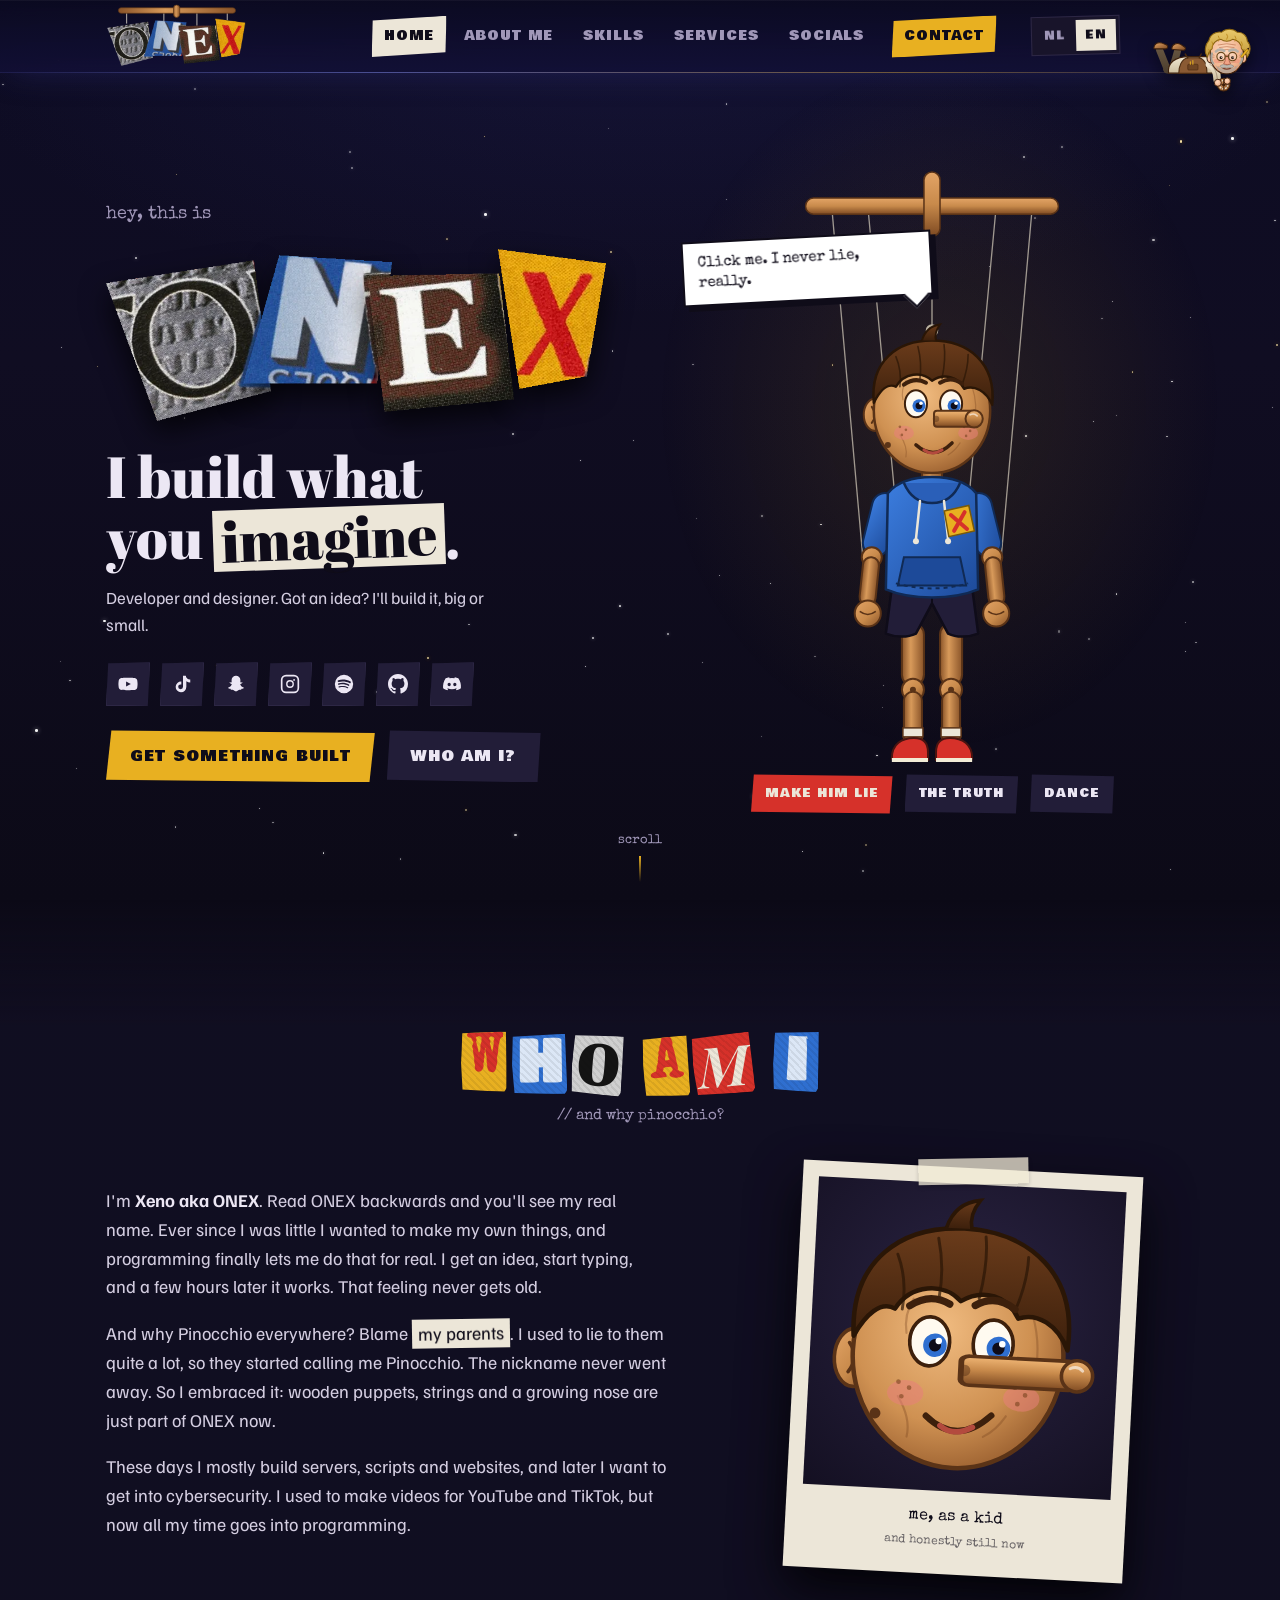
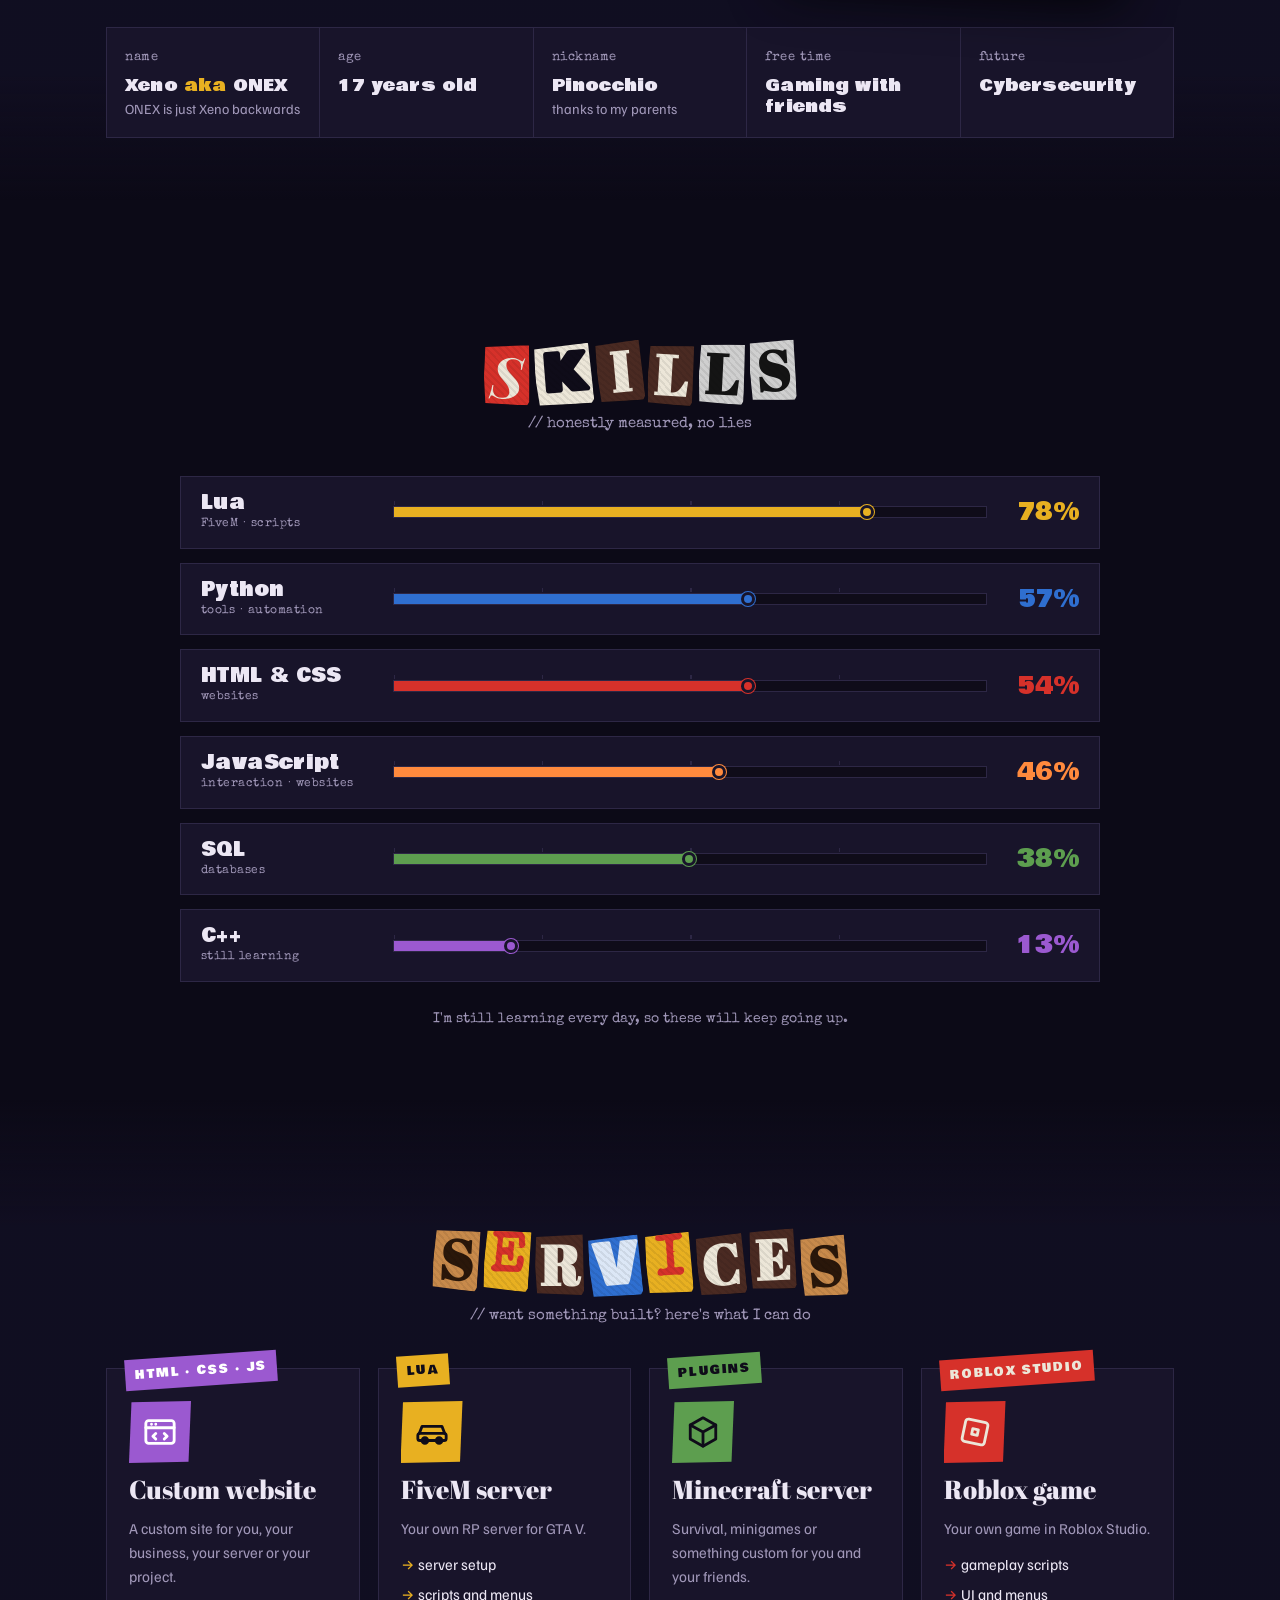
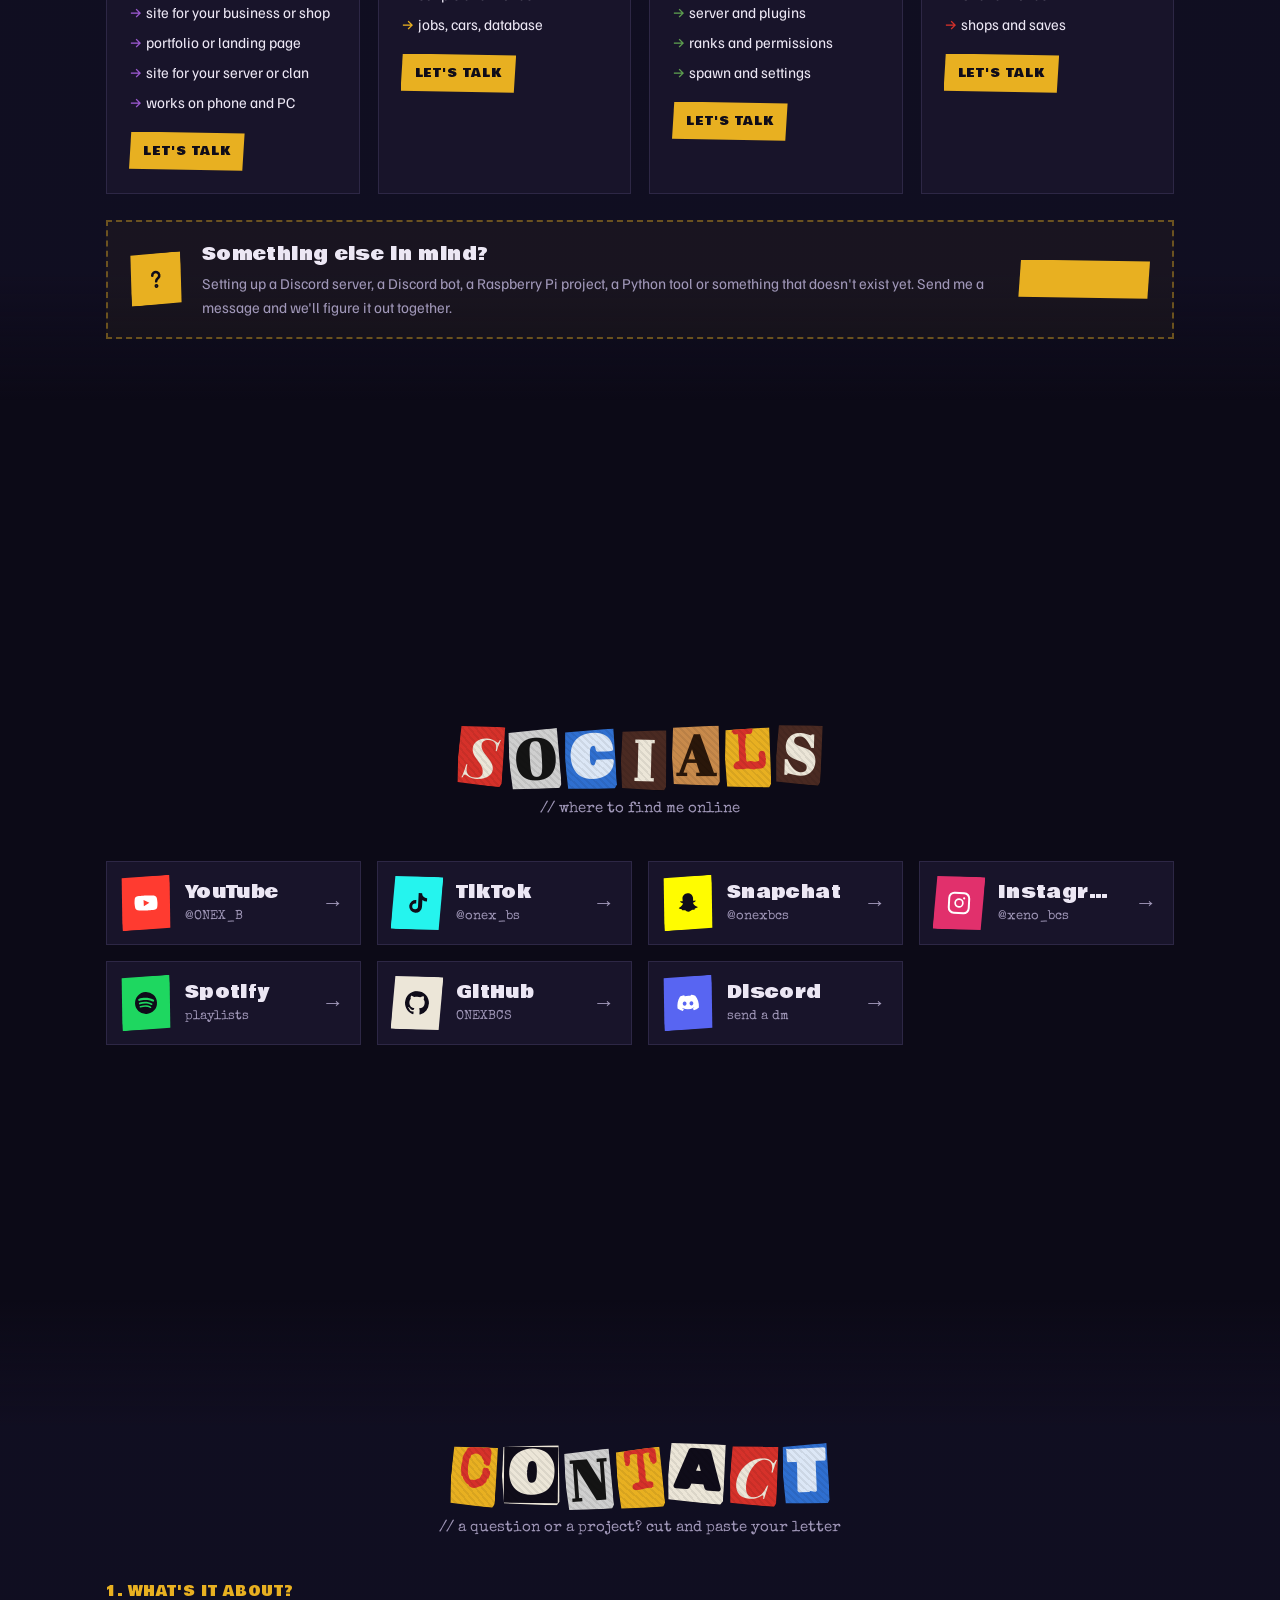
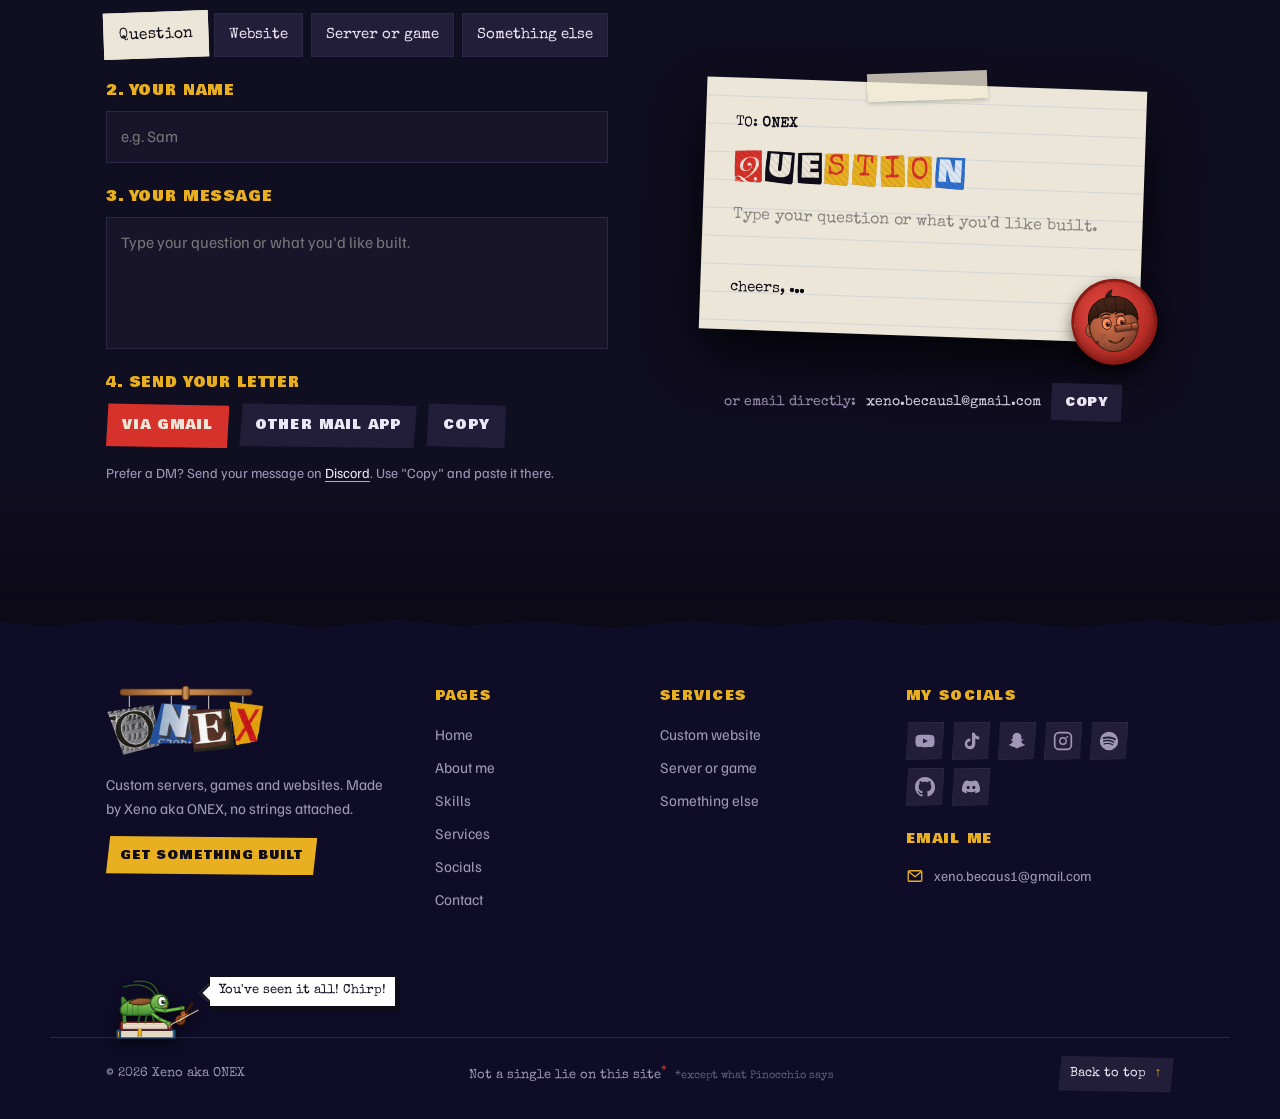
<file: index.html>
<!doctype html>
<html lang="nl">
<head>
<script>if(!matchMedia("(prefers-reduced-motion: reduce)").matches)document.documentElement.classList.add("rig-on")</script>
<meta charset="utf-8">
<meta name="viewport" content="width=device-width, initial-scale=1, viewport-fit=cover">
<meta name="description" content="ONEX: servers, games en websites op maat. FiveM, Minecraft, Roblox en custom websites.">
<link rel="icon" href="favicon.ico" sizes="any">
<link rel="icon" type="image/png" sizes="64x64" href="assets/images/favicon.png">
<link rel="apple-touch-icon" href="assets/images/apple-touch-icon.png">
<meta name="theme-color" content="#0f0c19">
<meta property="og:title" content="ONEX · Pinokkio's werkplaats">
<meta property="og:description" content="Ik bouw wat jij bedenkt. Servers, games en websites op maat.">
<title>ONEX · Pinokkio's werkplaats</title>
<link rel="preconnect" href="https://fonts.googleapis.com">
<link rel="stylesheet" href="https://fonts.googleapis.com/css2?family=Abril+Fatface&family=Bowlby+One&family=Familjen+Grotesk:wght@400;500;700&family=Special+Elite&family=Rubik+Mono+One&family=Playfair+Display:ital,wght@1,900&display=swap">
<link rel="stylesheet" href="assets/css/style.css?v=60">
</head>
<body>


<svg width="0" height="0" style="position:absolute" aria-hidden="true">
  <defs>
    <linearGradient id="gWood" x1="0" y1="0" x2="1" y2="1"><stop offset="0" stop-color="#e3a466"/><stop offset=".55" stop-color="#c88a4b"/><stop offset="1" stop-color="#8a5429"/></linearGradient>
    <radialGradient id="gFace" cx=".42" cy=".38" r=".7"><stop offset="0" stop-color="#f0bb80"/><stop offset=".6" stop-color="#cf9152"/><stop offset="1" stop-color="#93592b"/></radialGradient>
    <linearGradient id="gNose" x1="0" y1="0" x2="0" y2="1"><stop offset="0" stop-color="#f0b675"/><stop offset=".45" stop-color="#c88a4b"/><stop offset="1" stop-color="#7e4a22"/></linearGradient>
    <linearGradient id="gLimb" x1="0" y1="0" x2="1" y2="0"><stop offset="0" stop-color="#8a5429"/><stop offset=".4" stop-color="#d89a5a"/><stop offset="1" stop-color="#8a5429"/></linearGradient>
    <linearGradient id="gHood" x1="0" y1="0" x2="1" y2="1"><stop offset="0" stop-color="#3c7ee0"/><stop offset="1" stop-color="#1d4a99"/></linearGradient>
    <pattern id="gScan" width="4" height="4" patternUnits="userSpaceOnUse"><rect width="4" height="2" fill="#00000030"/></pattern>
    <linearGradient id="gHair" x1="0" y1="0" x2="0" y2="1"><stop offset="0" stop-color="#6b3c1b"/><stop offset="1" stop-color="#3d200c"/></linearGradient>
  </defs>

  <!-- original wooden head, nose controlled by --nose -->
  <symbol id="pHead" viewBox="0 0 320 560" overflow="visible">
    <!-- ear -->
    <ellipse cx="103" cy="128" rx="11" ry="16" fill="url(#gWood)" stroke="#5a3317" stroke-width="2"/>
    <path d="M100 120q6 8 0 16" stroke="#5a3317" stroke-width="2" fill="none" stroke-linecap="round"/>
    <!-- face -->
    <ellipse cx="160" cy="124" rx="58" ry="62" fill="url(#gFace)" stroke="#5a3317" stroke-width="2.5"/>
    <g stroke="#7a4520" stroke-width="1.2" fill="none" opacity=".35" stroke-linecap="round">
      <path d="M128 148q8 12 6 22"/><path d="M200 100q6 18 2 36"/><path d="M134 94q-5 9-3 19"/><path d="M188 156q-5 8-12 12"/>
    </g>
    <!-- carved hair -->
    <path d="M102 116C98 74 126 54 160 54c36 0 64 22 60 64-6-14-18-20-28-16-6-12-20-16-32-8-10-10-28-8-36 6-8-4-16 4-22 16z" fill="url(#gHair)" stroke="#2a1606" stroke-width="2.5" stroke-linejoin="round"/>
    <g stroke="#2a1606" stroke-width="1.6" fill="none" opacity=".7" stroke-linecap="round">
      <path d="M124 70q6 14 4 30"/><path d="M146 60q4 16 2 32"/><path d="M172 58q2 14-2 34"/><path d="M196 68q0 14-6 30"/>
    </g>
    <path d="M150 54q4-14 18-16q-6 8-4 16" fill="url(#gHair)" stroke="#2a1606" stroke-width="2"/>
    <!-- brows -->
    <path d="M132 98q11-8 22-2" stroke="#3d200c" stroke-width="4" fill="none" stroke-linecap="round"/>
    <path d="M168 96q11-7 22 1" stroke="#3d200c" stroke-width="4" fill="none" stroke-linecap="round"/>
    <!-- eyes -->
    <ellipse cx="144" cy="117" rx="11" ry="13.5" fill="#fffaf0" stroke="#3d200c" stroke-width="2"/>
    <ellipse cx="179" cy="117" rx="11" ry="13.5" fill="#fffaf0" stroke="#3d200c" stroke-width="2"/>
    <g class="p-pupil">
      <circle cx="147" cy="119" r="6.5" fill="#2f6fd0"/><circle cx="147" cy="119" r="3.4" fill="#0f0c19"/><circle cx="149" cy="116.5" r="1.8" fill="#fff"/>
      <circle cx="182" cy="119" r="6.5" fill="#2f6fd0"/><circle cx="182" cy="119" r="3.4" fill="#0f0c19"/><circle cx="184" cy="116.5" r="1.8" fill="#fff"/>
    </g>
    <ellipse class="p-lid" cx="144" cy="117" rx="12" ry="14.5" fill="#c88a4b" stroke="#3d200c" stroke-width="2"/>
    <ellipse class="p-lid" cx="179" cy="117" rx="12" ry="14.5" fill="#c88a4b" stroke="#3d200c" stroke-width="2"/>
    <!-- cheeks & freckles -->
    <ellipse cx="132" cy="146" rx="10" ry="7" fill="#e8807a" opacity=".55"/>
    <ellipse cx="196" cy="146" rx="10" ry="7" fill="#e8807a" opacity=".55"/>
    <g fill="#7a4520" opacity=".6"><circle cx="128" cy="140" r="1.3"/><circle cx="134" cy="143" r="1.3"/><circle cx="130" cy="148" r="1.3"/><circle cx="192" cy="140" r="1.3"/><circle cx="198" cy="144" r="1.3"/><circle cx="194" cy="149" r="1.3"/></g>
    <!-- mouth -->
    <path d="M144 158q18 16 36-2" stroke="#3d200c" stroke-width="3.5" fill="none" stroke-linecap="round"/>
    <path d="M152 163q8 6 18 0" stroke="#b34a3e" stroke-width="3" fill="none" stroke-linecap="round"/>
    <!-- wood joint at jaw -->
    <circle cx="116" cy="158" r="3" fill="#5a3317"/>
    <!-- nose -->
    <rect class="p-nose" x="162" y="124" width="40" height="16" rx="3" fill="url(#gNose)" stroke="#5a3317" stroke-width="2"/>
    <g class="p-tip">
      <circle cx="202" cy="132" r="8.6" fill="url(#gNose)" stroke="#5a3317" stroke-width="2"/>
      <path d="M198 128q4-2 7 1" stroke="#fff" stroke-width="1.6" fill="none" opacity=".6" stroke-linecap="round"/>
      <g class="p-leaf"><path d="M200 124q2-14 16-16q-2 14-16 16z" fill="#5d9e4f" stroke="#2e5a24" stroke-width="1.5"/><path d="M201 123l10-10" stroke="#2e5a24" stroke-width="1.2"/></g>
    </g>
    <circle cx="164" cy="132" r="3.2" fill="#5a3317" opacity=".5"/>
  </symbol>

  <symbol id="i-gh" viewBox="0 0 16 16"><path d="M8 0C3.58 0 0 3.58 0 8c0 3.54 2.29 6.53 5.47 7.59.4.07.55-.17.55-.38 0-.19-.01-.82-.01-1.49-2.01.37-2.53-.49-2.69-.94-.09-.23-.48-.94-.82-1.13-.28-.15-.68-.52-.01-.53.63-.01 1.08.58 1.23.82.72 1.21 1.87.87 2.33.66.07-.52.28-.87.51-1.07-1.78-.2-3.64-.89-3.64-3.95 0-.87.31-1.59.82-2.15-.08-.2-.36-1.02.08-2.12 0 0 .67-.21 2.2.82.64-.18 1.32-.27 2-.27.68 0 1.36.09 2 .27 1.53-1.04 2.2-.82 2.2-.82.44 1.1.16 1.92.08 2.12.51.56.82 1.27.82 2.15 0 3.07-1.87 3.75-3.65 3.95.29.25.54.73.54 1.48 0 1.07-.01 1.93-.01 2.2 0 .21.15.46.55.38A8.01 8.01 0 0016 8c0-4.42-3.58-8-8-8z"/></symbol>
  <symbol id="i-yt" viewBox="0 0 24 24"><path d="M23 7.2a3 3 0 00-2.1-2.1C19 4.6 12 4.6 12 4.6s-7 0-8.9.5A3 3 0 001 7.2 31 31 0 00.5 12 31 31 0 001 16.8a3 3 0 002.1 2.1c1.9.5 8.9.5 8.9.5s7 0 8.9-.5a3 3 0 002.1-2.1 31 31 0 00.5-4.8 31 31 0 00-.5-4.8zM9.7 15.1V8.9L15.4 12z"/></symbol>
  <symbol id="i-tt" viewBox="0 0 24 24"><path d="M16.6 2h-3.4v13.4a2.9 2.9 0 11-2.9-2.9c.3 0 .6 0 .9.1V9.1a6.4 6.4 0 106 6.3V8.6a8.1 8.1 0 004.7 1.5V6.7a4.8 4.8 0 01-5.3-4.7z"/></symbol>
  <symbol id="i-sc" viewBox="0 0 24 24"><path d="M12 2.2c2.9 0 5.2 2.2 5.3 5.1l-.1 2.6c.6.3 1.3.1 1.8-.1.5-.2 1 .4.6.9-.5.6-1.5.9-2.2 1.2-.3.1-.4.4-.3.7.8 1.8 2.2 3.1 4 3.6.4.1.5.6.1.8-.8.4-1.7.6-2.6.8-.2.3-.2.9-.5 1.2-.8 0-1.7-.2-2.6.1-1.2.4-2 1.7-3.5 1.7s-2.3-1.3-3.5-1.7c-.9-.3-1.8-.1-2.6-.1-.3-.3-.3-.9-.5-1.2-.9-.2-1.8-.4-2.6-.8-.4-.2-.3-.7.1-.8 1.8-.5 3.2-1.8 4-3.6.1-.3 0-.6-.3-.7-.7-.3-1.7-.6-2.2-1.2-.4-.5.1-1.1.6-.9.5.2 1.2.4 1.8.1l-.1-2.6C6.8 4.4 9.1 2.2 12 2.2z"/></symbol>
  <symbol id="i-sp" viewBox="0 0 24 24"><path d="M12 1a11 11 0 100 22 11 11 0 000-22zm5 15.9a.7.7 0 01-.9.2c-2.6-1.6-5.8-1.9-9.6-1a.7.7 0 11-.3-1.3c4.2-1 7.7-.6 10.6 1.2.3.2.4.6.2.9zm1.3-3a.9.9 0 01-1.2.3c-2.9-1.8-7.4-2.3-10.9-1.3a.9.9 0 11-.5-1.7c4-1.2 9-.6 12.3 1.5.4.2.6.8.3 1.2zm.1-3.1C14.9 8.7 9.2 8.5 5.9 9.5a1.1 1.1 0 11-.6-2.1c3.8-1.2 10.1-.9 14.1 1.4a1.1 1.1 0 11-1 1.9z"/></symbol>
  <symbol id="i-ig" viewBox="0 0 24 24"><path d="M12 7.3a4.7 4.7 0 100 9.4 4.7 4.7 0 000-9.4zm0 7.7a3 3 0 110-6 3 3 0 010 6zm6-7.9a1.1 1.1 0 11-2.2 0 1.1 1.1 0 012.2 0zM16.8 1H7.2A6.2 6.2 0 001 7.2v9.6A6.2 6.2 0 007.2 23h9.6a6.2 6.2 0 006.2-6.2V7.2A6.2 6.2 0 0016.8 1zm4.2 15.8a4.2 4.2 0 01-4.2 4.2H7.2A4.2 4.2 0 013 16.8V7.2A4.2 4.2 0 017.2 3h9.6A4.2 4.2 0 0121 7.2z"/></symbol>
  <symbol id="i-dc" viewBox="0 0 24 24"><path d="M19.6 5.2A17 17 0 0015.4 4l-.5 1a15.7 15.7 0 00-5.8 0l-.5-1a17 17 0 00-4.2 1.2C1.7 9.2 1 13.1 1.3 17a17 17 0 005.2 2.6l1.1-1.8a11 11 0 01-1.7-.8l.4-.3a12 12 0 0011.4 0l.4.3-1.7.8 1.1 1.8a17 17 0 005.2-2.6c.4-4.5-.7-8.4-3.1-11.8zM8.6 14.6c-1 0-1.9-1-1.9-2.1s.8-2.1 1.9-2.1 1.9 1 1.9 2.1-.8 2.1-1.9 2.1zm6.8 0c-1 0-1.9-1-1.9-2.1s.8-2.1 1.9-2.1 1.9 1 1.9 2.1-.8 2.1-1.9 2.1z"/></symbol>
</svg>

<header class="header">
  <div class="wrap">
    <a class="logo" href="#home" aria-label="ONEX home"><svg class="brand" viewBox="0 0 204 90" role="img" aria-label="ONEX">
  <g class="b-swing">
    <g stroke="#e6dfcf" stroke-width="1.3" opacity=".9"><line x1="30" y1="9" x2="30" y2="27"/><line x1="84" y1="9" x2="84" y2="24"/><line x1="132" y1="9" x2="132" y2="30"/><line x1="176" y1="9" x2="176" y2="22"/></g>
    <image preserveAspectRatio="xMidYMid meet" href="assets/images/onex-letters.webp" x="2" y="20" width="200" height="68.3"/>
  </g>
  <g class="b-bar">
    <rect x="18" y="4" width="170" height="8" rx="4" fill="url(#gLimb)" stroke="#5a3317" stroke-width="1"/>
    <rect x="98" y="0" width="9" height="18" rx="4.5" fill="url(#gLimb)" stroke="#5a3317" stroke-width="1"/>
  </g>
</svg></a>
    <input type="checkbox" id="menu" aria-label="Menu openen">
    <label class="burger" for="menu" aria-hidden="true"><span></span><span></span><span></span></label>
    <nav class="nav" aria-label="Hoofdmenu">
      <a href="#home">Home</a>
      <a href="#wie">Wie ben ik</a>
      <a href="#skills">Skills</a>
      <a href="#bouwen">Laten maken</a>
      <a href="#socials">Socials</a>
      <a href="#contact" class="cta">Contact</a>
    </nav>
    <div class="lang" role="group" aria-label="Kies taal"><button type="button" data-lang="nl" aria-pressed="true">NL</button><button type="button" data-lang="en" aria-pressed="false">EN</button></div>
  </div>
  <div class="progress" aria-hidden="true"></div>
</header>

<main>
  <!-- HOME -->
  <section class="hero" id="home">
    <div class="wrap hero-grid">
      <div class="copy">
        <p class="hey">hey, dit is</p>
        <h1 class="letters" aria-label="ONEX"><span class="lt" style="left:0.0%;top:5.98%;width:33.03%;--d:0.0s;--sw:5.2s;--a:2deg;z-index:1"><img src="assets/images/letter-o.webp" alt="" draggable="false"></span><span class="lt" style="left:27.47%;top:3.32%;width:29.85%;--d:0.15s;--sw:4.6s;--a:2.6deg;z-index:2"><img src="assets/images/letter-n.webp" alt="" draggable="false"></span><span class="lt" style="left:52.21%;top:13.95%;width:29.4%;--d:0.3s;--sw:5.8s;--a:1.6deg;z-index:3"><img src="assets/images/letter-e.webp" alt="" draggable="false"></span><span class="lt" style="left:78.32%;top:0.0%;width:21.68%;--d:0.44999999999999996s;--sw:4.9s;--a:2.4deg;z-index:4"><img src="assets/images/letter-x.webp" alt="" draggable="false"></span></h1>
                <h2 class="hero-title">Ik bouw wat jij <em>bedenkt</em>.</h2>
        <p class="sub">Developer en designer. Heb je een idee? Dan maak ik het, groot of klein.</p>
        <div class="icons">
          <a style="--c:#ff3b30;--on:#fff" href="https://www.youtube.com/@ONEX_B" target="_blank" rel="noopener" aria-label="YouTube"><svg class="i"><use href="#i-yt"/></svg></a>
          <a style="--c:#25f4ee;--on:#0f0c19" href="https://www.tiktok.com/@onex_bs" target="_blank" rel="noopener" aria-label="TikTok"><svg class="i"><use href="#i-tt"/></svg></a>
          <a style="--c:#fffc00;--on:#0f0c19" href="https://www.snapchat.com/@onexbcs?share_id=fpzCQ9LOANc&amp;locale=nl-BE" target="_blank" rel="noopener" aria-label="Snapchat"><svg class="i"><use href="#i-sc"/></svg></a>
          <a style="--c:#e1306c;--on:#fff" href="https://www.instagram.com/xeno_bcs" target="_blank" rel="noopener" aria-label="Instagram"><svg class="i"><use href="#i-ig"/></svg></a>
          <a style="--c:#1ed760;--on:#0f0c19" href="https://open.spotify.com/user/xenobecaus" target="_blank" rel="noopener" aria-label="Spotify"><svg class="i"><use href="#i-sp"/></svg></a>
          <a style="--c:#ece6d8;--on:#0f0c19" href="https://github.com/ONEXBCS" target="_blank" rel="noopener" aria-label="GitHub"><svg class="i"><use href="#i-gh"/></svg></a>
          <a style="--c:#5865f2;--on:#fff" href="https://discordapp.com/users/730111801668141116" target="_blank" rel="noopener" aria-label="Discord"><svg class="i"><use href="#i-dc"/></svg></a>
        </div>
        <div class="btns">
          <a class="btn" href="#bouwen">Iets laten maken</a>
          <a class="btn ghost" href="#wie">Wie ben ik?</a>
        </div>
      </div>

      <div class="show">
        <div class="stage">
          <div class="bubble" id="bubble" data-noi18n aria-live="polite">Klik op mij. Ik lieg nooit, echt.</div>
          <div class="rig" id="rig">
          <svg class="puppet" id="puppet" viewBox="0 -118 320 598" role="img" aria-label="Houten marionet, klik om zijn neus te laten groeien">
            <defs><linearGradient id="gBar" x1="0" y1="0" x2="0" y2="1"><stop offset="0" stop-color="#e3a466"/><stop offset=".5" stop-color="#c88a4b"/><stop offset="1" stop-color="#7e4a22"/></linearGradient></defs>
            <g class="all">
              <!-- strings -->
              <g stroke="#d9d1bf" stroke-width="1.3" opacity=".75">
                <line x1="160" y1="-80" x2="160" y2="40"/>
                              </g>
              <circle cx="160" cy="44" r="5" fill="none" stroke="#b8b0a0" stroke-width="2.5"/>
              <g stroke="#d9d1bf" stroke-width="1.3" opacity=".7">
                <line class="str" data-limb="legL" data-px="141" data-py="402" x1="96" y1="-80" x2="141" y2="402"/>
                <line class="str" data-limb="legR" data-px="179" data-py="402" x1="224" y1="-80" x2="179" y2="402"/>
                <line class="str" data-limb="armL" data-px="96" data-py="326" x1="60" y1="-80" x2="96" y2="326"/>
                <line class="str" data-limb="armR" data-px="224" data-py="326" x1="260" y1="-80" x2="224" y2="326"/>
              </g>

              <!-- legs (behind body) -->
              <g class="legL">
                                <rect x="130" y="336" width="22" height="62" rx="11" fill="url(#gLimb)" stroke="#5a3317" stroke-width="2"/>
                <circle cx="141" cy="402" r="11" fill="url(#gWood)" stroke="#5a3317" stroke-width="2"/>
                <circle cx="141" cy="402" r="3" fill="#5a3317"/>
                <rect x="132" y="404" width="18" height="56" rx="9" fill="url(#gLimb)" stroke="#5a3317" stroke-width="2"/>
                <rect x="131" y="440" width="20" height="9" fill="#ece6d8" stroke="#5a3317" stroke-width="1.5"/>
                <path d="M120 470c0-14 10-20 22-20s14 8 14 14v8h-32c-3 0-4-1-4-2z" fill="#d6312a" stroke="#4a1410" stroke-width="2"/>
                <path d="M120 472h36" stroke="#f2ecd6" stroke-width="4"/>
              </g>
              <g class="legR">
                                <rect x="168" y="336" width="22" height="62" rx="11" fill="url(#gLimb)" stroke="#5a3317" stroke-width="2"/>
                <circle cx="179" cy="402" r="11" fill="url(#gWood)" stroke="#5a3317" stroke-width="2"/>
                <circle cx="179" cy="402" r="3" fill="#5a3317"/>
                <rect x="170" y="404" width="18" height="56" rx="9" fill="url(#gLimb)" stroke="#5a3317" stroke-width="2"/>
                <rect x="169" y="440" width="20" height="9" fill="#ece6d8" stroke="#5a3317" stroke-width="1.5"/>
                <path d="M200 470c0-14-10-20-22-20s-14 8-14 14v8h32c3 0 4-1 4-2z" fill="#d6312a" stroke="#4a1410" stroke-width="2"/>
                <path d="M164 472h36" stroke="#f2ecd6" stroke-width="4"/>
              </g>

              <!-- shorts -->
              <path d="M120 300h80l6 46c-10 4-22 4-30 0l-16-30-16 30c-8 4-20 4-30 0z" fill="#221d38" stroke="#0f0c19" stroke-width="2.5" stroke-linejoin="round"/>
              <path d="M160 304v12" stroke="#0f0c19" stroke-width="2"/>

              <!-- arms (behind hoodie) -->
              <g class="armL">
                                <rect x="102" y="206" width="26" height="64" rx="13" transform="rotate(14 114 212)" fill="url(#gHood)" stroke="#102a55" stroke-width="2"/>
                <circle cx="100" cy="270" r="10" fill="url(#gWood)" stroke="#5a3317" stroke-width="2"/>
                <rect x="92" y="270" width="16" height="48" rx="8" transform="rotate(6 100 270)" fill="url(#gLimb)" stroke="#5a3317" stroke-width="2"/>
                <circle cx="96" cy="326" r="13" fill="url(#gWood)" stroke="#5a3317" stroke-width="2"/>
                <path d="M88 324q8 6 16 0" stroke="#5a3317" stroke-width="1.6" fill="none"/>
              </g>
              <g class="armR">
                                <rect x="192" y="206" width="26" height="64" rx="13" transform="rotate(-14 206 212)" fill="url(#gHood)" stroke="#102a55" stroke-width="2"/>
                <circle cx="220" cy="270" r="10" fill="url(#gWood)" stroke="#5a3317" stroke-width="2"/>
                <rect x="212" y="270" width="16" height="48" rx="8" transform="rotate(-6 220 270)" fill="url(#gLimb)" stroke="#5a3317" stroke-width="2"/>
                <circle cx="224" cy="326" r="13" fill="url(#gWood)" stroke="#5a3317" stroke-width="2"/>
                <path d="M216 324q8 6 16 0" stroke="#5a3317" stroke-width="1.6" fill="none"/>
              </g>

              <!-- neck -->
              <rect x="150" y="178" width="20" height="26" rx="4" fill="url(#gLimb)" stroke="#5a3317" stroke-width="2"/>

              <!-- hoodie -->
              <path d="M116 206c10-12 26-16 44-16s34 4 44 16l2 96c-14 6-30 8-46 8s-32-2-46-8z" fill="url(#gHood)" stroke="#102a55" stroke-width="2.5" stroke-linejoin="round"/>
              <path d="M132 196c6 14 16 20 28 20s22-6 28-20" fill="#2a5fb8" stroke="#102a55" stroke-width="2.5"/>
              <path d="M148 214l-4 38M172 214l4 38" stroke="#ece6d8" stroke-width="2.5" stroke-linecap="round"/>
              <circle cx="144" cy="254" r="3" fill="#ece6d8"/><circle cx="176" cy="254" r="3" fill="#ece6d8"/>
              <path d="M132 270h56l6 28h-68z" fill="#1d4a99" stroke="#102a55" stroke-width="2"/>
              <!-- ransom X patch -->
              <g transform="rotate(-8 186 236)">
                <path d="M174 222l25 -2 2 26-26 2z" fill="#e8b021" stroke="#7a5a08" stroke-width="1.5"/>
                <path d="M180 227l14 16M194 226l-13 17" stroke="#d6312a" stroke-width="4" stroke-linecap="round"/>
              </g>
              <path d="M124 296q36 10 72 0" stroke="#102a55" stroke-width="2" fill="none" stroke-dasharray="4 4"/>

              <!-- head -->
              <use href="#pHead" width="320" height="560"/>
            </g>
            <g class="bar">
              <rect x="34" y="-88" width="252" height="16" rx="8" fill="url(#gBar)" stroke="#5a3317" stroke-width="1.5"/>
              <rect x="152" y="-114" width="16" height="64" rx="8" fill="url(#gBar)" stroke="#5a3317" stroke-width="1.5"/>
            </g>
          </svg>
          </div>
        </div>
        <div class="btns">
          <button class="btn red sm" id="lie">Laat hem liegen</button>
          <button class="btn ghost sm" id="truth">De waarheid</button>
          <button class="btn ghost sm" id="dance">Dansen</button>
        </div>
      </div>
    </div>
    <a class="scroll" href="#wie"><span>scroll</span><i></i></a>
  </section>

  <!-- WIE BEN IK -->
  <section class="alt" id="wie">
    <div class="wrap">
      <div class="sec-head"><h2 class="ransom" data-word="WIE BEN IK" data-seed="7" aria-label="Wie ben ik"></h2><p>// en waarom pinokkio?</p></div>
      <div class="about">
        <div>
          <p>Ik ben <strong>Xeno aka ONEX</strong>. Lees ONEX maar eens achterstevoren, dan zie je mijn echte naam. Van kleins af aan wilde ik al mijn eigen dingen maken, en met programmeren kan dat eindelijk echt. Ik krijg een idee, begin te typen en een paar uur later werkt het. Dat gevoel blijft gewoon leuk.</p>
          <p>En waarom overal Pinokkio? Dat is de schuld van <span class="mark">mijn ouders</span>. Vroeger loog ik nogal vaak tegen hen, dus begonnen ze me Pinokkio te noemen. Die bijnaam is nooit meer weggegaan. Dan maar omarmen: houten poppen, touwtjes en een neus die groeit horen nu gewoon bij ONEX.</p>
          <p>Nu bouw ik vooral servers, scripts en websites, en later wil ik de cybersecurity in. Vroeger maakte ik ook video's voor YouTube en TikTok, maar nu gaat al mijn tijd naar programmeren.</p>
        </div>
        <div class="polaroid">
          <i class="tape"></i>
          <div class="pic"><svg viewBox="88 36 150 156" aria-hidden="true"><use href="#pHead" width="320" height="560"/></svg></div>
          <p>ik, vroeger<small>en nu eigenlijk nog steeds</small></p>
        </div>
      </div>

      <div class="qa">
        <div class="q"><span class="qq">naam</span><p>Xeno <span class="y">aka</span> ONEX<small>ONEX is gewoon Xeno achterstevoren</small></p></div>
        <div class="q"><span class="qq">leeftijd</span><p><span id="age">17</span> jaar<small class="bday" id="bday" hidden>en vandaag jarig!</small></p></div>
        <div class="q"><span class="qq">bijnaam</span><p>Pinokkio<small>dankzij mijn ouders</small></p></div>
        <div class="q"><span class="qq">vrije tijd</span><p>Gamen met vrienden</p></div>
        <div class="q"><span class="qq">later</span><p>Cybersecurity</p></div>
      </div>
    </div>
  </section>

  <!-- SKILLS -->
  <section id="skills">
    <div class="wrap">
      <div class="sec-head"><h2 class="ransom" data-word="SKILLS" data-seed="13" aria-label="Skills"></h2><p>// eerlijk gemeten, zonder te liegen</p></div>
      <div class="skills">
        <div class="skill" style="--p:80;--c:#e8b021"><div class="lbl">Lua<small>FiveM · scripts</small></div><div class="ruler" role="img" aria-label="Lua 80 procent"><div class="fill"></div></div><div class="pct" data-to="80">0%</div></div><div class="skill" style="--p:60;--c:#2f6fd0"><div class="lbl">Python<small>tools · automatisatie</small></div><div class="ruler" role="img" aria-label="Python 60 procent"><div class="fill"></div></div><div class="pct" data-to="60">0%</div></div><div class="skill" style="--p:60;--c:#d6312a"><div class="lbl">HTML &amp; CSS<small>websites</small></div><div class="ruler" role="img" aria-label="HTML en CSS 60 procent"><div class="fill"></div></div><div class="pct" data-to="60">0%</div></div><div class="skill" style="--p:55;--c:#ff8a3d"><div class="lbl">JavaScript<small>interactie · websites</small></div><div class="ruler" role="img" aria-label="JavaScript 55 procent"><div class="fill"></div></div><div class="pct" data-to="55">0%</div></div><div class="skill" style="--p:50;--c:#5d9e4f"><div class="lbl">SQL<small>databases</small></div><div class="ruler" role="img" aria-label="SQL 50 procent"><div class="fill"></div></div><div class="pct" data-to="50">0%</div></div><div class="skill" style="--p:20;--c:#9b59d0"><div class="lbl">C++<small>nog aan het leren</small></div><div class="ruler" role="img" aria-label="C++ 20 procent"><div class="fill"></div></div><div class="pct" data-to="20">0%</div></div>
      </div>
      <p class="skill-note">Ik leer nog elke dag bij, dus dit gaat nog omhoog.</p>
    </div>
  </section>

  <!-- LATEN MAKEN -->
  <section class="alt" id="bouwen">
    <div class="wrap">
      <div class="sec-head"><h2 class="ransom" data-word="LATEN MAKEN" data-seed="17" aria-label="Laten maken"></h2><p>// wil je iets laten bouwen? dit kan ik voor je doen</p></div>
      <div class="services">
        <div class="svc" style="--c:#9b59d0;--on:#fff">
          <span class="tag">HTML · CSS · JS</span>
          <div class="ic"><svg viewBox="0 0 24 24"><rect x="2" y="4" width="20" height="16" rx="2"/><path d="M2 9h20M6 6.5h.01M9 6.5h.01"/><path d="M9 13l-2 2 2 2M15 13l2 2-2 2"/></svg></div>
          <h3>Custom website</h3>
          <p>Een site op maat voor jou, je bedrijf, je server of je project.</p>
          <ul><li>site voor je bedrijf of zaak</li><li>portfolio of landingspagina</li><li>site voor je server of clan</li><li>werkt op gsm en pc</li></ul>
          <a class="btn sm" href="#contact" data-pick="Custom website">Bespreken</a>
        </div>
        <div class="svc" style="--c:#e8b021;--on:#0f0c19">
          <span class="tag">LUA</span>
          <div class="ic"><svg viewBox="0 0 24 24"><path d="M3 13l2-5h14l2 5"/><rect x="2" y="13" width="20" height="5" rx="1.5"/><circle cx="7" cy="18" r="2"/><circle cx="17" cy="18" r="2"/></svg></div>
          <h3>FiveM server</h3>
          <p>Je eigen RP server voor GTA V.</p>
          <ul><li>server opzetten</li><li>scripts en menu's</li><li>jobs, auto's, database</li></ul>
          <a class="btn sm" href="#contact" data-pick="Server of game">Bespreken</a>
        </div>
        <div class="svc" style="--c:#5d9e4f;--on:#0f0c19">
          <span class="tag">PLUGINS</span>
          <div class="ic"><svg viewBox="0 0 24 24"><path d="M12 2l9 5v10l-9 5-9-5V7z"/><path d="M12 22V12M21 7l-9 5-9-5"/></svg></div>
          <h3>Minecraft server</h3>
          <p>Survival, minigames of iets eigen voor jou en je vrienden.</p>
          <ul><li>server en plugins</li><li>ranks en permissies</li><li>spawn en instellingen</li></ul>
          <a class="btn sm" href="#contact" data-pick="Server of game">Bespreken</a>
        </div>
        <div class="svc" style="--c:#d6312a;--on:#ece6d8">
          <span class="tag">ROBLOX STUDIO</span>
          <div class="ic"><svg viewBox="0 0 24 24"><rect x="4" y="4" width="16" height="16" rx="2" transform="rotate(12 12 12)"/><rect x="10" y="10" width="4" height="4" transform="rotate(12 12 12)"/></svg></div>
          <h3>Roblox game</h3>
          <p>Een eigen game in Roblox Studio.</p>
          <ul><li>gameplay scripts</li><li>UI en menu's</li><li>shops en saves</li></ul>
          <a class="btn sm" href="#contact" data-pick="Server of game">Bespreken</a>
        </div>
        <div class="other">
          <div class="ic"><svg viewBox="0 0 24 24"><path d="M9 9a3 3 0 115 2.2c-1 .7-2 1.3-2 2.8"/><circle cx="12" cy="18" r=".6" fill="currentColor"/></svg></div>
          <div><h3>Iets anders in gedachten?</h3><p>Een Discord server opzetten, een Discord bot, een Raspberry Pi project, een Python tool of iets wat nog niet bestaat. Stuur een berichtje, dan bekijken we samen wat kan.</p></div>
          <a class="btn sm" href="#contact" data-pick="Iets anders">Contacteer me</a>
        </div>
      </div>
    </div>
  </section>

  <!-- SOCIALS -->
  <section id="socials">
    <div class="wrap">
      <div class="sec-head"><h2 class="ransom" data-word="SOCIALS" data-seed="11" aria-label="Socials"></h2><p>// hier vind je me online</p></div>
      <div class="socials">
        <a class="soc" style="--c:#ff3b30;--on:#fff" href="https://www.youtube.com/@ONEX_B" target="_blank" rel="noopener"><span class="badge"><svg class="i"><use href="#i-yt"/></svg></span><span><span class="name">YouTube</span><span class="handle">@ONEX_B</span></span><span class="arrow">→</span></a>
        <a class="soc" style="--c:#25f4ee;--on:#0f0c19" href="https://www.tiktok.com/@onex_bs" target="_blank" rel="noopener"><span class="badge"><svg class="i"><use href="#i-tt"/></svg></span><span><span class="name">TikTok</span><span class="handle">@onex_bs</span></span><span class="arrow">→</span></a>
        <a class="soc" style="--c:#fffc00;--on:#0f0c19" href="https://www.snapchat.com/@onexbcs?share_id=fpzCQ9LOANc&amp;locale=nl-BE" target="_blank" rel="noopener"><span class="badge"><svg class="i"><use href="#i-sc"/></svg></span><span><span class="name">Snapchat</span><span class="handle">@onexbcs</span></span><span class="arrow">→</span></a>
        <a class="soc" style="--c:#e1306c;--on:#fff" href="https://www.instagram.com/xeno_bcs" target="_blank" rel="noopener"><span class="badge"><svg class="i"><use href="#i-ig"/></svg></span><span><span class="name">Instagram</span><span class="handle">@xeno_bcs</span></span><span class="arrow">→</span></a>
        <a class="soc" style="--c:#1ed760;--on:#0f0c19" href="https://open.spotify.com/user/xenobecaus" target="_blank" rel="noopener"><span class="badge"><svg class="i"><use href="#i-sp"/></svg></span><span><span class="name">Spotify</span><span class="handle">playlists</span></span><span class="arrow">→</span></a>
        <a class="soc" style="--c:#ece6d8;--on:#0f0c19" href="https://github.com/ONEXBCS" target="_blank" rel="noopener"><span class="badge"><svg class="i"><use href="#i-gh"/></svg></span><span><span class="name">GitHub</span><span class="handle">ONEXBCS</span></span><span class="arrow">→</span></a>
        <a class="soc" style="--c:#5865f2;--on:#fff" href="https://discordapp.com/users/730111801668141116" target="_blank" rel="noopener"><span class="badge"><svg class="i"><use href="#i-dc"/></svg></span><span><span class="name">Discord</span><span class="handle">stuur een dm</span></span><span class="arrow">→</span></a>
      </div>
    </div>
  </section>

  <!-- CONTACT -->
  <section class="alt" id="contact">
    <div class="wrap">
      <div class="sec-head"><h2 class="ransom" data-word="CONTACT" data-seed="5" aria-label="Contact"></h2><p>// een vraag of iets laten maken? knip je brief in elkaar</p></div>
      <div class="letter-grid">
        <form class="maker" id="maker" autocomplete="off">
          <fieldset>
            <legend>1. Waarover gaat het?</legend>
            <div class="picks" role="radiogroup">
              <label><input type="radio" name="what" value="Vraag" checked><span>Vraag</span></label>
              <label><input type="radio" name="what" value="Custom website"><span>Website</span></label>
              <label><input type="radio" name="what" value="Server of game"><span>Server of game</span></label>
              <label><input type="radio" name="what" value="Iets anders"><span>Iets anders</span></label>
            </div>
          </fieldset>
          <label class="field"><span>2. Je naam</span><input id="f-name" type="text" maxlength="40" placeholder="bv. Sam"></label>
          <label class="field"><span>3. Je bericht</span><textarea id="f-msg" rows="4" placeholder="Typ hier je vraag of wat je wilt laten maken."></textarea></label>
          <div class="send">
            <span class="send-label">4. Verstuur je brief</span>
            <div class="send-row">
              <a class="btn red" id="gmailbtn" href="https://mail.google.com/mail/?view=cm&amp;fs=1&amp;to=xeno.becaus1@gmail.com" target="_blank" rel="noopener">Via Gmail</a>
              <a class="btn ghost" id="mailbtn" href="mailto:xeno.becaus1@gmail.com" target="_blank" rel="noopener">Andere mail-app</a>
              <button type="button" class="btn ghost" id="copymsg">Kopieer</button>
            </div>
            <p class="send-alt">Liever een DM? Stuur je bericht op <a href="https://discordapp.com/users/730111801668141116" target="_blank" rel="noopener">Discord</a>. Gebruik "Kopieer" en plak het daar.</p>
          </div>
          <p class="status" id="status" data-noi18n aria-live="polite"></p>
        </form>

        <div class="note-wrap" aria-live="polite">
          <div class="note" id="note">
            <i class="tape"></i>
            <div class="note-to">AAN: <b>ONEX</b></div>
            <div class="ransom note-title" id="n-title"></div>
            <p class="note-msg" id="n-msg" data-noi18n>Typ hier je vraag of wat je wilt laten maken.</p>
            <div class="note-from">groetjes, <b id="n-name" data-noi18n>...</b></div>
            <div class="seal" aria-hidden="true">
              <svg viewBox="88 40 150 150"><use href="#pHead" width="320" height="560"/></svg>
            </div>
          </div>
          <div class="direct">of mail rechtstreeks: <span id="email">xeno.becaus1@gmail.com</span> <button class="btn sm ghost" id="copy">Kopieer</button></div>
        </div>
      </div>
    </div>
  </section>
</main>

<footer class="foot">
  <div class="wrap foot-top">
    <div class="foot-brand">
      <a class="logo" href="#home" aria-label="Terug naar home"><svg class="brand" viewBox="0 0 204 90" aria-hidden="true">
  <g class="b-swing">
    <g stroke="#e6dfcf" stroke-width="1.3" opacity=".9"><line x1="30" y1="9" x2="30" y2="27"/><line x1="84" y1="9" x2="84" y2="24"/><line x1="132" y1="9" x2="132" y2="30"/><line x1="176" y1="9" x2="176" y2="22"/></g>
    <image preserveAspectRatio="xMidYMid meet" href="assets/images/onex-letters.webp" x="2" y="20" width="200" height="68.3"/>
  </g>
  <g class="b-bar">
    <rect x="18" y="4" width="170" height="8" rx="4" fill="url(#gLimb)" stroke="#5a3317" stroke-width="1"/>
    <rect x="98" y="0" width="9" height="18" rx="4.5" fill="url(#gLimb)" stroke="#5a3317" stroke-width="1"/>
  </g>
</svg></a>
      <p>Servers, games en websites op maat. Gemaakt door Xeno aka ONEX, zonder touwtjes.</p>
      <a class="btn sm" href="#contact">Iets laten maken</a>
    </div>
    <nav class="foot-col" aria-label="Footer">
      <h4>Pagina's</h4>
      <a href="#home">Home</a><a href="#wie">Wie ben ik</a><a href="#skills">Skills</a><a href="#bouwen">Laten maken</a><a href="#socials">Socials</a><a href="#contact">Contact</a>
    </nav>
    <div class="foot-col">
      <h4>Laten maken</h4>
      <a href="#contact" data-pick="Custom website">Custom website</a><a href="#contact" data-pick="Server of game">Server of game</a><a href="#contact" data-pick="Iets anders">Iets anders</a>
    </div>
    <div class="foot-col">
      <h4>Mijn socials</h4>
      <div class="icons foot-icons">
          <a style="--c:#ff3b30;--on:#fff" href="https://www.youtube.com/@ONEX_B" target="_blank" rel="noopener" aria-label="YouTube"><svg class="i"><use href="#i-yt"/></svg></a>
          <a style="--c:#25f4ee;--on:#0f0c19" href="https://www.tiktok.com/@onex_bs" target="_blank" rel="noopener" aria-label="TikTok"><svg class="i"><use href="#i-tt"/></svg></a>
          <a style="--c:#fffc00;--on:#0f0c19" href="https://www.snapchat.com/@onexbcs?share_id=fpzCQ9LOANc&amp;locale=nl-BE" target="_blank" rel="noopener" aria-label="Snapchat"><svg class="i"><use href="#i-sc"/></svg></a>
          <a style="--c:#e1306c;--on:#fff" href="https://www.instagram.com/xeno_bcs" target="_blank" rel="noopener" aria-label="Instagram"><svg class="i"><use href="#i-ig"/></svg></a>
          <a style="--c:#1ed760;--on:#0f0c19" href="https://open.spotify.com/user/xenobecaus" target="_blank" rel="noopener" aria-label="Spotify"><svg class="i"><use href="#i-sp"/></svg></a>
          <a style="--c:#ece6d8;--on:#0f0c19" href="https://github.com/ONEXBCS" target="_blank" rel="noopener" aria-label="GitHub"><svg class="i"><use href="#i-gh"/></svg></a>
          <a style="--c:#5865f2;--on:#fff" href="https://discordapp.com/users/730111801668141116" target="_blank" rel="noopener" aria-label="Discord"><svg class="i"><use href="#i-dc"/></svg></a>
        </div>
      <h4 class="foot-h2">Mail mij</h4>
      <button type="button" class="foot-mail" id="footmail" title="Klik om te kopiëren"><svg viewBox="0 0 24 24" aria-hidden="true"><rect x="3" y="5" width="18" height="14" rx="1.5"/><path d="M3.5 6l8.5 7 8.5-7"/></svg><span>xeno.becaus1@gmail.com</span></button>
    </div>
  </div>
  <div class="wrap visits-row">
    <div class="visits" id="visits" aria-live="polite">
      <span class="v-label">al bezocht door</span>
      <span class="v-digits" id="v-digits" data-noi18n><i>-</i><i>-</i><i>-</i><i>-</i></span>
      <span class="v-label">mensen</span>
    </div>
  </div>
  <div class="wrap foot-bottom">
    <span>© <span id="yr">2026</span> Xeno aka ONEX</span>
    <span class="lie">Geen enkele leugen op deze site<sup>*</sup> <small>*behalve wat Pinokkio zegt</small></span>
    <a class="up" href="#home">Naar boven <i aria-hidden="true">↑</i></a>
  </div>
</footer>

<!-- bezoekers tellen (GoatCounter, geen cookies, geen IP-opslag) -->
<script>
  /* tel elke browser maar één keer, en altijd als "/" (zonder ?v=… of #…) */
  window.goatcounter={no_onload:true,path:function(){return "/"}};
</script>
<script data-goatcounter="https://onexbcs.goatcounter.com/count" async src="//gc.zgo.at/count.js"></script>
<script src="assets/js/i18n.js?v=60"></script>
<script src="assets/js/main.js?v=60"></script>
<script src="assets/js/companion.js?v=60"></script>
<script src="assets/js/cricket.js?v=60"></script>

</body>
</html>
</file>
<file: assets/css/style.css>
/* ONEX — stylesheet */

/* reset */
*,*::before,*::after{box-sizing:border-box}:root{padding-top:env(safe-area-inset-top,0px);padding-bottom:env(safe-area-inset-bottom,0px)}body{margin:0}img{max-width:100%}[hidden]{display:none!important}

/* Layout: every section fills one screen. Home = ONEX cut-out letters + text left, a hand-drawn wooden marionette on strings right (click him, his nose grows).
   Theme: wood, strings, cut paper on night ink. Skills are noses. Single dark look by choice. */
:root{
  --ink:#0f0c19;
  --ink-2:#18142a;
  --ink-3:#221d38;
  --line:#2d2745;
  --paper:#ece6d8;
  --text:#ece7f4;
  --muted:#a097b8;
  --red:#d6312a;
  --yolk:#e8b021;
  --cobalt:#2f6fd0;
  --wood:#c88a4b;
  --wood-2:#8a5429;
  --wood-3:#5a3317;
  --cheek:#e8807a;
  --f-display:"Abril Fatface", "Bodoni 72", Didot, Georgia, serif;
  --f-block:"Bowlby One", "Arial Black", Impact, sans-serif;
  --f-body:"Familjen Grotesk", "Helvetica Neue", Arial, sans-serif;
  --f-type:"Special Elite", "Courier New", Courier, monospace;
  --head:72px;
  --woodgrain:repeating-linear-gradient(92deg,#0000 0 7px,#0000001a 7px 8px,#0000 8px 15px,#ffffff12 15px 16px),linear-gradient(180deg,var(--wood),var(--wood-2));
  color-scheme:dark;
}
*{box-sizing:border-box}
html{scroll-behavior:smooth;scroll-padding-top:0}
html{color:var(--text);
  background:radial-gradient(ellipse 80% 50% at 50% 0%,#2a2a6e44,transparent 70%),linear-gradient(180deg,#0d0c24 0%,#100d22 40%,#0c0a17 100%);
  background-attachment:fixed;background-color:#0c0a17}
body{color:var(--text);background:transparent}
body{font-family:var(--f-body);font-size:17px;line-height:1.6;margin:0;overflow-x:hidden;
  /* night sky lives on <html>; stars are made in main.js */
  background:transparent}
.sky{position:fixed;inset:0;pointer-events:none;overflow:hidden;z-index:-1}
.sky .st{position:absolute;width:var(--s);height:var(--s);border-radius:50%;background:#fff;opacity:var(--o);box-shadow:0 0 calc(var(--s) * 2) #ffffffaa;animation:twinkle var(--dur) ease-in-out infinite;animation-delay:var(--dl)}
.sky .st.y{background:#ffe9a8;box-shadow:0 0 calc(var(--s) * 2) #e8b02199}
@keyframes twinkle{0%,100%{opacity:var(--o);transform:scale(1)}50%{opacity:calc(var(--o) * .25);transform:scale(.7)}}
.sky .shoot{position:absolute;width:110px;height:1.6px;border-radius:2px;background:linear-gradient(90deg,transparent,#fff 70%,#fff);opacity:0;transform:rotate(-24deg)}
.sky .shoot.go{animation:shoot 1.1s ease-out forwards}
@keyframes shoot{0%{opacity:0;translate:0 0}12%{opacity:1}100%{opacity:0;translate:-320px 140px}}
@media (prefers-reduced-motion:reduce){.sky .st{animation:none}.sky .shoot{display:none}}
a{color:inherit;text-decoration:none}
button{font:inherit}
:focus-visible{outline:2px dashed var(--yolk);outline-offset:4px}
.wrap{max-width:1180px;margin:0 auto;padding-inline:clamp(20px,5vw,56px);width:100%}
svg.i{width:20px;height:20px;fill:currentColor;display:block}

/* ransom headings */
.ransom{display:flex;flex-wrap:wrap;align-items:center;gap:var(--g,6px);margin:0;line-height:1}
.ransom .w{display:inline-flex;gap:var(--g,6px);margin-right:calc(var(--g,6px) * 3)}
.ransom .w:last-child{margin-right:0}
.l{display:inline-grid;place-items:center;min-width:.82em;height:1.08em;padding:0 .08em;position:relative;
  box-shadow:0 6px 14px #0009;transition:transform .35s cubic-bezier(.3,1.6,.5,1);
  clip-path:polygon(2% 4%,97% 0,100% 93%,95% 100%,4% 97%,0 52%)}
.l::after{content:"";position:absolute;inset:0;background:repeating-linear-gradient(45deg,#00000012 0 2px,transparent 2px 5px);pointer-events:none}
.ransom:hover .l{transform:var(--hov)}

/* header */
.header{position:fixed;inset-inline:0;top:0;z-index:50;padding-top:env(safe-area-inset-top,0px);
  background:linear-gradient(180deg,#0b0a20f0,#121036d9);backdrop-filter:blur(14px) saturate(1.2);border-bottom:1px solid #3a3a8a66;
  box-shadow:0 1px 0 #ffffff0a inset,0 10px 30px -12px #2a2a6e88}
.header::after{content:"";position:absolute;left:0;right:0;bottom:-1px;height:1px;pointer-events:none;
  background:linear-gradient(90deg,transparent,#8f9cff66 30%,#e8b02166 70%,transparent)}
.header .wrap{height:var(--head);display:flex;align-items:center;justify-content:space-between;gap:16px;transition:height .3s}
.progress{position:absolute;left:0;bottom:-4px;height:7px;width:calc(var(--sp,0) * 100%);background:linear-gradient(180deg,#e0a465,var(--wood) 45%,var(--wood-2));border-radius:0 6px 6px 0;box-shadow:0 2px 6px #0007}
.progress::after{content:"";position:absolute;right:2px;top:-9px;width:13px;height:9px;background:#5d9e4f;border-radius:0 100% 0 100%;opacity:calc(var(--sp,0) * 4 - .3)}
.brand{height:62px;width:auto;display:block;overflow:visible}
.b-swing{transform-box:view-box;transform-origin:102px 8px;animation:bsw 6s ease-in-out infinite}
@keyframes bsw{0%,100%{transform:rotate(-1.5deg)}50%{transform:rotate(1.5deg)}}
.b-bar{transform-box:view-box;transform-origin:102px 8px;animation:bsw 6s ease-in-out infinite}
.brand{transition:transform .35s cubic-bezier(.3,1.6,.5,1)}
.logo:hover .brand{transform:rotate(-3deg) scale(1.05)}
.nav{display:flex;align-items:center;gap:4px}
.nav a{position:relative;isolation:isolate;font-family:var(--f-block);font-size:13px;letter-spacing:.08em;text-transform:uppercase;color:var(--muted);padding:9px 13px;transition:color .2s}
.nav a::before{content:"";position:absolute;inset:0;z-index:-1;background:var(--ink-3);clip-path:polygon(3% 6%,100% 0,97% 94%,0 100%);opacity:0;transform:scale(.7) rotate(var(--r,-2deg));transition:opacity .2s,transform .3s cubic-bezier(.3,1.6,.5,1),background .2s}
.nav a:nth-child(even){--r:2deg}
.nav a:hover{color:var(--text)}
.nav a:hover::before{opacity:1;transform:scale(1) rotate(var(--r,-2deg))}
.nav a.on{color:var(--ink)}
.nav a.on::before{opacity:1;background:var(--paper);transform:scale(1) rotate(var(--r,-2deg))}
.nav a.cta{margin-left:10px;color:var(--ink)}
.nav a.cta::before{opacity:1;background:var(--yolk);transform:scale(1) rotate(-2deg)}
.nav a.cta:hover::before{transform:scale(1.08) rotate(2deg)}
.nav a.cta.on::before{background:var(--red)}
.nav a.cta.on{color:var(--paper)}
#menu{display:none}
.burger{display:none;position:relative;isolation:isolate;width:44px;height:40px;cursor:pointer;flex-direction:column;justify-content:center;align-items:center;gap:5px}
.burger::before{content:"";position:absolute;inset:0;z-index:-1;background:var(--yolk);clip-path:polygon(3% 0,100% 6%,97% 100%,0 94%)}
.burger span{width:20px;height:3px;background:var(--ink);transition:transform .25s,opacity .25s}
@media (max-width:860px){
  .burger{display:flex}
  .nav{position:absolute;top:100%;left:0;right:0;flex-direction:column;gap:0;background:#121036f5;backdrop-filter:blur(14px);border-bottom:1px solid #3a3a8a66;
    padding:8px clamp(20px,5vw,56px) 18px;opacity:0;pointer-events:none;transform:translateY(-8px);transition:opacity .25s,transform .25s}
  .nav a{font-size:15px;padding:14px 12px;margin-block:2px}
  .nav a.cta{margin:10px 0 0;text-align:center}
  #menu:checked ~ .nav{opacity:1;pointer-events:auto;transform:none}
  #menu:checked + .burger span:nth-child(1){transform:translateY(8px) rotate(45deg)}
  #menu:checked + .burger span:nth-child(2){opacity:0}
  #menu:checked + .burger span:nth-child(3){transform:translateY(-8px) rotate(-45deg)}
}

/* every section = one screen */
section{min-height:100svh;display:flex;align-items:center;padding-block:calc(var(--head) + 40px) 40px;position:relative}
.sec-head{margin-bottom:40px;display:grid;gap:10px}
.sec-head h2{font-size:clamp(26px,5.6vw,56px);--g:clamp(3px,.8vw,5px)}
.sec-head p{margin:0;font-family:var(--f-type);color:var(--muted);font-size:15px}
.alt{background:linear-gradient(180deg,transparent,#14112899 14%,#14112899 86%,transparent)}

.btns{display:flex;gap:12px;flex-wrap:wrap}
.btn{font-family:var(--f-block);font-size:15px;letter-spacing:.08em;text-transform:uppercase;padding:14px 24px;background:var(--yolk);color:var(--ink);border:0;cursor:pointer;
  clip-path:polygon(2% 0,100% 5%,98% 100%,0 95%);transition:transform .2s;display:inline-block}
.btn:hover{transform:rotate(-2deg) scale(1.04)}
.btn:active{transform:scale(.96)}
.btn.ghost{background:var(--ink-3);color:var(--text)}
.btn.red{background:var(--red);color:var(--paper)}
.btn.sm{font-size:12px;padding:10px 14px}

/* ---------- HOME ---------- */
.hero{padding-bottom:30px;overflow:hidden}
.hero::before{content:"";position:absolute;right:0;top:0;width:70%;height:100%;
  background:radial-gradient(ellipse 45% 55% at 62% 45%,#e8b0211c,transparent 70%);pointer-events:none}
.hero-grid{display:grid;grid-template-columns:minmax(0,1.05fr) minmax(0,.95fr);gap:clamp(24px,4vw,60px);align-items:center}
.hey{font-family:var(--f-type);font-size:clamp(15px,1.7vw,18px);color:var(--muted);margin:0 0 14px}
.letters{position:relative;width:min(500px,100%);aspect-ratio:881/301;margin-bottom:26px}
.lt{position:absolute;animation:drop .9s cubic-bezier(.3,1.5,.5,1) both,wob var(--sw) ease-in-out infinite;animation-delay:var(--d),calc(var(--d) + .9s);}
.lt img{width:100%;height:auto;display:block;filter:drop-shadow(0 12px 14px #000b);transition:transform .3s cubic-bezier(.3,1.6,.5,1)}
@keyframes drop{from{transform:translateY(-140%) rotate(-20deg);opacity:0}to{transform:none;opacity:1}}
/* on load: the menu comes down on strings and bounces a little */
@keyframes rigDrop{
  0%{translate:0 var(--from,-110vh);animation-timing-function:cubic-bezier(.45,0,.9,.6)}
  42%{translate:0 10px;animation-timing-function:ease-out}
  58%{translate:0 -9px;animation-timing-function:ease-in-out}
  72%{translate:0 5px;animation-timing-function:ease-in-out}
  85%{translate:0 -2px;animation-timing-function:ease-in-out}
  100%{translate:0 0}}
.rig-on .header .logo,.rig-on .nav a,.rig-on .lang,.rig-on .burger{--from:-180px;animation:rigDrop 1.2s linear both}
.rig-on .header .logo{animation-delay:.05s}
.rig-on .nav a:nth-child(1){animation-delay:.15s}.rig-on .nav a:nth-child(2){animation-delay:.22s}
.rig-on .nav a:nth-child(3){animation-delay:.29s}.rig-on .nav a:nth-child(4){animation-delay:.36s}
.rig-on .nav a:nth-child(5){animation-delay:.43s}.rig-on .nav a:nth-child(6){animation-delay:.5s}
.rig-on .lang,.rig-on .burger{animation-delay:.58s}
.rig-on .buddy{--from:-240px;animation:rigDrop 1.2s linear .7s both}
.rig-on .header .logo,.rig-on .lang,.rig-on .burger{position:relative}
.rope{position:absolute;left:50%;bottom:100%;width:1.5px;height:120vh;margin-left:-.75px;background:linear-gradient(#e6dfcf00,#e6dfcfdd 30%);
  pointer-events:none;transform-origin:top;animation:ropeUp .5s ease-in both;animation-delay:calc(var(--rd,0s) + 1.3s)}
.nav a .rope{bottom:calc(100% - 7px)}
.rope::after{content:"";position:absolute;bottom:-2px;left:-2px;width:5.5px;height:5.5px;border-radius:50%;background:#e8b021}
@keyframes ropeUp{from{transform:scaleY(1)}to{transform:scaleY(0)}}
@media (max-width:860px){.rig-on .nav a{animation:none}}
@keyframes wob{0%,100%{transform:rotate(calc(var(--a) * -1))}50%{transform:rotate(var(--a))}}
.hero-title{font-family:var(--f-display);font-weight:400;font-size:clamp(34px,4.6vw,58px);line-height:1.05;margin:0 0 16px;max-width:15ch;text-wrap:balance}
.hero-title em{font-style:normal;background:var(--paper);color:var(--ink);padding:0 .14em;display:inline-block;transform:rotate(-2deg)}
.hero-title u{text-decoration:none;color:var(--yolk)}
.hero .sub{margin:0 0 24px;max-width:42ch;color:#d3cde0}
.icons{display:flex;gap:10px;flex-wrap:wrap;margin-bottom:24px}
.icons a{width:44px;height:44px;display:grid;place-items:center;background:var(--ink-3);border:1px solid var(--line);color:var(--text);
  clip-path:polygon(5% 2%,100% 0,95% 98%,0 100%);transition:transform .2s,background .2s,color .2s}
.icons a:hover{background:var(--c);color:var(--on);transform:translateY(-4px) rotate(-5deg)}

/* marionette */
.show{position:relative;display:grid;justify-items:center}
.stage{position:relative;width:min(360px,100%);height:min(calc(100svh - var(--head) - 150px),600px);min-height:380px}
.bar{transform-box:view-box;transform-origin:160px -80px;animation:rock 5s ease-in-out infinite}
@keyframes rock{0%,100%{transform:rotate(-3deg)}50%{transform:rotate(3deg)}}
.puppet{position:absolute;inset:0;width:100%;height:100%;overflow:visible;cursor:pointer;--nose:1}
.puppet .all{transform-box:view-box;transform-origin:160px -80px;animation:sway 5s ease-in-out infinite}
@keyframes sway{0%,100%{transform:rotate(3deg)}50%{transform:rotate(-3deg)}}
.armL{transform-box:view-box;transform-origin:114px 212px;animation:armL 2.5s ease-in-out infinite}
.armR{transform-box:view-box;transform-origin:206px 212px;animation:armR 2.5s ease-in-out infinite}
.legL{transform-box:view-box;transform-origin:142px 336px;animation:legL 2.5s ease-in-out infinite}
.legR{transform-box:view-box;transform-origin:178px 336px;animation:legR 2.5s ease-in-out infinite}
@keyframes armL{0%,100%{transform:rotate(6deg)}50%{transform:rotate(-4deg)}}
@keyframes armR{0%,100%{transform:rotate(-4deg)}50%{transform:rotate(6deg)}}
@keyframes legL{0%,100%{transform:rotate(-5deg)}50%{transform:rotate(4deg)}}
@keyframes legR{0%,100%{transform:rotate(4deg)}50%{transform:rotate(-5deg)}}
.rig{position:absolute;inset:0}
.rig.dance{animation:hop .35s ease-in-out 4 alternate}
@keyframes hop{from{transform:translateY(0)}to{transform:translateY(-24px)}}
.puppet.dance .armL{animation:wave .35s ease-in-out 4 alternate}
.puppet.dance .armR{animation:wave2 .35s ease-in-out 4 alternate}
.puppet.dance .legL{animation:kickL .35s ease-in-out 4 alternate}
.puppet.dance .legR{animation:kickR .35s ease-in-out 4 alternate}
@keyframes wave{from{transform:rotate(20deg)}to{transform:rotate(115deg)}}
@keyframes wave2{from{transform:rotate(-20deg)}to{transform:rotate(-115deg)}}
@keyframes kickL{to{transform:rotate(22deg)}}
@keyframes kickR{to{transform:rotate(-22deg)}}

/* parts used inside the head symbol (document styles reach <use> copies) */
.p-nose{transform-box:view-box;transform-origin:162px 132px;transform:scaleX(var(--nose,1));transition:transform .6s cubic-bezier(.3,1.5,.5,1);opacity:var(--nv,1)}
.p-tip{transform:translateX(calc(40px * (var(--nose,1) - 1)));transition:transform .6s cubic-bezier(.3,1.5,.5,1);opacity:var(--nv,1)}
.p-leaf{opacity:var(--leaf,0);transition:opacity .4s}
.p-lid{transform-box:fill-box;transform-origin:50% 0;transform:scaleY(0);animation:blink 4.6s infinite}
@keyframes blink{0%,92%,100%{transform:scaleY(0)}95%{transform:scaleY(1)}}
.p-pupil{transform:translate(var(--lx,0px),var(--ly,0px));transition:transform .12s ease-out}
@keyframes look{0%,40%,100%{transform:translateX(0)}50%,80%{transform:translateX(-3px)}}

.bubble{position:absolute;right:50%;bottom:78%;z-index:4;width:max-content;max-width:250px;background:#fff;color:var(--ink);border:2px solid var(--ink);padding:10px 14px;
  font-family:var(--f-type);font-size:15px;line-height:1.35;box-shadow:5px 5px 0 var(--ink);transform:rotate(-3deg);transition:transform .2s}
.bubble::after{content:"";position:absolute;right:6px;bottom:-11px;width:18px;height:18px;background:#fff;border-right:2px solid var(--ink);border-bottom:2px solid var(--ink);transform:rotate(45deg)}
.bubble.pop{animation:pop .35s cubic-bezier(.3,1.6,.5,1)}
@keyframes pop{from{transform:rotate(-3deg) scale(.8)}to{transform:rotate(-3deg) scale(1)}}
.show .btns{justify-content:center;margin-top:6px}

.scroll{position:absolute;bottom:18px;left:50%;transform:translateX(-50%);font-family:var(--f-type);font-size:13px;color:var(--muted);display:flex;flex-direction:column;align-items:center;gap:4px}
.scroll i{width:2px;height:26px;background:linear-gradient(var(--yolk),transparent);animation:drip 1.8s ease-in-out infinite}
@keyframes drip{0%{transform:scaleY(.2);transform-origin:top}50%{transform:scaleY(1);transform-origin:top}100%{transform:scaleY(.2);transform-origin:bottom}}

/* ---------- WIE BEN IK ---------- */
.about{display:grid;grid-template-columns:minmax(0,1.15fr) minmax(0,.85fr);gap:clamp(36px,6vw,80px);align-items:center}
.about p{margin:0 0 18px;max-width:56ch;color:#d3cde0;font-size:18px}
.about strong{color:var(--text)}
.mark{background:var(--paper);color:var(--ink);padding:0 6px;display:inline-block;transform:rotate(-1deg)}
.facts{display:flex;flex-wrap:wrap;gap:10px;margin-top:26px}
.facts span{font-family:var(--f-type);font-size:14px;padding:8px 12px;background:var(--ink-3);border:1px solid var(--line);transition:transform .2s}
.facts span:nth-child(odd){transform:rotate(-1.5deg)}
.facts span:nth-child(even){transform:rotate(1.5deg)}
.facts span:hover{transform:rotate(0) scale(1.06);border-color:var(--yolk)}
.facts b{color:var(--yolk);font-weight:400}
.polaroid{background:var(--paper);color:var(--ink);padding:16px 16px 22px;box-shadow:0 22px 50px #000c;transform:rotate(3deg);justify-self:center;width:min(340px,100%);position:relative;transition:transform .3s}
.polaroid:hover{transform:rotate(0) scale(1.02)}
.polaroid .tape{position:absolute;width:110px;height:26px;background:#f2ecd6c0;top:-10px;left:50%;transform:translateX(-50%) rotate(-4deg);box-shadow:0 2px 4px #0003}
.polaroid .pic{background:radial-gradient(circle at 50% 40%,#2a2342,#141022);aspect-ratio:1;display:grid;place-items:center;overflow:hidden}
.polaroid .pic svg{width:92%;height:92%;overflow:visible;--nose:1.6}
.polaroid p{color:var(--ink);font-family:var(--f-type);font-size:16px;margin:14px 4px 0;text-align:center}
.polaroid small{display:block;font-size:12px;opacity:.6;margin-top:2px}
.qa{margin-top:52px;display:flex;flex-wrap:wrap;gap:1px;background:var(--line);border:1px solid var(--line)}
.q{flex:1 1 180px;background:var(--ink-2);padding:20px 18px;display:grid;gap:6px;align-content:start;min-width:0;transition:background .2s}
.q:hover{background:var(--ink-3)}
.qq{font-family:var(--f-type);font-size:13px;color:var(--muted);letter-spacing:.04em}
.q p{margin:0;font-family:var(--f-block);font-size:17px;letter-spacing:.01em;line-height:1.25;color:var(--text);overflow-wrap:anywhere}
.q p small{display:block;font-family:var(--f-body);font-size:14px;color:var(--muted);letter-spacing:0;margin-top:4px}
.q .y{color:var(--yolk)}
.bday[hidden]{display:none}
.bday{color:var(--red)!important}

/* ---------- SKILLS ---------- */
.skills{display:grid;gap:14px;max-width:920px}
.skill{display:grid;grid-template-columns:170px minmax(0,1fr) 70px;align-items:center;gap:22px;padding:16px 20px;background:var(--ink-2);border:1px solid var(--line);transition:border-color .2s,transform .2s}
.skill:hover{border-color:var(--c);transform:translateX(4px)}
.skill .lbl{font-family:var(--f-block);font-size:19px;letter-spacing:.02em;line-height:1.15}
.skill .lbl small{display:block;font-family:var(--f-type);font-size:12px;color:var(--muted);letter-spacing:.04em;margin-top:3px}
.ruler{position:relative;height:12px;background:var(--ink);border:1px solid var(--line)}
.ruler::before{content:"";position:absolute;inset:-6px 0 auto 0;height:4px;background:repeating-linear-gradient(90deg,var(--line) 0 1px,transparent 1px 25%);background-size:calc(100% + 1px) 100%}
.fill{position:absolute;left:0;top:0;bottom:0;width:0;background:var(--c);transition:width 1.4s cubic-bezier(.25,1,.4,1)}
.fill::after{content:"";position:absolute;right:-6px;top:50%;width:14px;height:14px;background:var(--c);border:3px solid var(--ink-2);border-radius:50%;transform:translateY(-50%);box-shadow:0 0 0 1px var(--c)}
.skill.grown .fill{width:calc(var(--p) * 1%)}
.pct{font-family:var(--f-block);font-size:24px;color:var(--c);text-align:right;font-variant-numeric:tabular-nums}
.skill-note{font-family:var(--f-type);color:var(--muted);font-size:14px;margin:26px 0 0}
@media (max-width:600px){
  .skill{grid-template-columns:minmax(0,1fr) 56px;gap:10px 12px}
  .skill .lbl{grid-column:1 / -1}
}

/* ---------- LATEN BOUWEN ---------- */
.services{display:grid;grid-template-columns:repeat(4,minmax(0,1fr));gap:26px 18px}
@media (max-width:1100px){.services{grid-template-columns:repeat(2,minmax(0,1fr))}}
@media (max-width:600px){.services{grid-template-columns:minmax(0,1fr)}}
.svc{background:var(--ink-2);border:1px solid var(--line);padding:26px 22px 22px;display:grid;gap:12px;align-content:start;position:relative;transition:transform .3s cubic-bezier(.3,1.6,.5,1),border-color .2s;min-width:0}
.svc:hover{transform:translateY(-8px) rotate(-1deg);border-color:var(--c)}
.svc .tag{position:absolute;top:-14px;left:18px;font-family:var(--f-block);font-size:12px;letter-spacing:.1em;padding:6px 10px;background:var(--c);color:var(--on);transform:rotate(-4deg)}
.svc .ic{width:62px;height:62px;display:grid;place-items:center;background:var(--c);color:var(--on);clip-path:polygon(4% 2%,100% 0,96% 98%,0 100%);margin-top:6px;transition:transform .3s cubic-bezier(.3,1.6,.5,1)}
.svc:hover .ic{transform:rotate(-8deg) scale(1.08)}
.svc .ic svg{width:34px;height:34px;fill:none;stroke:currentColor;stroke-width:2;stroke-linecap:round;stroke-linejoin:round}
.svc h3{margin:0;font-family:var(--f-display);font-weight:400;font-size:26px;line-height:1.1}
.svc p{margin:0;color:var(--muted);font-size:15px}
.svc ul{margin:0;padding:0;list-style:none;display:grid;gap:6px;font-size:15px}
.svc li::before{content:"→ ";color:var(--c)}
.svc .btn{justify-self:start;margin-top:6px}
.other{grid-column:1 / -1;display:grid;grid-template-columns:auto minmax(0,1fr) auto;align-items:center;gap:20px;padding:18px 22px;border:2px dashed #e8b02166;background:#e8b0210a;transition:border-color .2s,background .2s}
.other:hover{border-color:var(--yolk);background:#e8b02114}
.other .ic{width:52px;height:52px;display:grid;place-items:center;background:var(--yolk);color:var(--ink);clip-path:polygon(4% 2%,100% 0,96% 98%,0 100%);transform:rotate(-4deg)}
.other .ic svg{width:28px;height:28px;fill:none;stroke:currentColor;stroke-width:2.2;stroke-linecap:round}
.other h3{margin:0 0 2px;font-family:var(--f-block);font-weight:400;font-size:18px;letter-spacing:.02em}
.other p{margin:0;color:var(--muted);font-size:15px}
@media (max-width:600px){.other{grid-template-columns:auto minmax(0,1fr)}.other .btn{grid-column:1 / -1;justify-self:start}}

/* ---------- SOCIALS ---------- */
.socials{display:grid;grid-template-columns:repeat(4,minmax(0,1fr));gap:16px}
@media (max-width:1100px){.socials{grid-template-columns:repeat(2,minmax(0,1fr))}}
@media (max-width:600px){.socials{grid-template-columns:minmax(0,1fr)}}
.soc{display:grid;grid-template-columns:auto minmax(0,1fr) auto;align-items:center;gap:14px;padding:14px 16px 14px 14px;background:var(--ink-2);border:1px solid var(--line);transition:border-color .2s,transform .2s;min-width:0}
.soc:hover{border-color:var(--c);transform:translateX(5px)}
.badge{width:50px;height:54px;flex:none;display:grid;place-items:center;background:var(--c);color:var(--on);clip-path:polygon(4% 2%,100% 0,96% 98%,0 100%);transition:transform .3s cubic-bezier(.3,1.6,.5,1)}
.badge svg.i{width:24px;height:24px}
.soc:nth-child(odd) .badge{transform:rotate(-3deg)}
.soc:nth-child(even) .badge{transform:rotate(3deg)}
.soc:hover .badge{transform:rotate(0) scale(1.1)}
.soc .name{font-family:var(--f-block);font-size:18px;letter-spacing:.02em;display:block;white-space:nowrap;overflow:hidden;text-overflow:ellipsis}
.soc .handle{font-family:var(--f-type);font-size:13px;color:var(--muted);display:block;white-space:nowrap;overflow:hidden;text-overflow:ellipsis}
.arrow{font-family:var(--f-block);color:var(--muted);font-size:22px;transition:transform .2s}
.soc:hover .arrow{color:var(--text);transform:translateX(3px)}

/* ---------- CONTACT ---------- */
.letter-grid{display:grid;grid-template-columns:minmax(0,1fr) minmax(0,1fr);gap:clamp(30px,5vw,70px);align-items:center}
.maker{display:grid;gap:22px}
.maker fieldset{border:0;margin:0;padding:0}
.maker legend,.field>span{font-family:var(--f-block);font-size:14px;letter-spacing:.06em;text-transform:uppercase;color:var(--yolk);margin-bottom:10px;display:block;padding:0}
.picks{display:flex;flex-wrap:wrap;gap:8px}
.picks label{cursor:pointer}
.picks input{position:absolute;opacity:0;pointer-events:none}
.picks span{display:inline-block;padding:9px 14px;background:var(--ink-3);border:1px solid var(--line);font-family:var(--f-type);font-size:15px;transition:transform .2s,background .2s,color .2s}
.picks label:nth-child(odd) span{--r:-2deg}
.picks label:nth-child(even) span{--r:2deg}
.picks span:hover{transform:rotate(var(--r))}
.picks input:checked+span{background:var(--paper);color:var(--ink);border-color:var(--paper);transform:rotate(var(--r)) scale(1.05)}
.picks input:focus-visible+span{outline:2px dashed var(--yolk);outline-offset:3px}
.field{display:grid}
.field input,.field textarea{width:100%;background:var(--ink-2);border:1px solid var(--line);color:var(--text);font:inherit;font-size:16px;padding:12px 14px;resize:none;transition:border-color .2s}
.field textarea{height:132px;overflow-y:auto}
/* custom scrollbars */
html,.field textarea{scrollbar-width:thin;scrollbar-color:var(--yolk) var(--ink-2)}
::-webkit-scrollbar{width:10px;height:10px}
::-webkit-scrollbar-track{background:var(--ink-2)}
::-webkit-scrollbar-thumb{background:var(--yolk);border:3px solid var(--ink-2);border-radius:0;background-clip:padding-box}
::-webkit-scrollbar-thumb:hover{background:#f3c64a;background-clip:padding-box}
::-webkit-scrollbar-button{display:none;width:0;height:0}
::-webkit-scrollbar-corner{background:transparent}
.field textarea::-webkit-scrollbar{width:8px}
.field textarea::-webkit-scrollbar-track{background:transparent}
.field textarea::-webkit-scrollbar-thumb{border:2px solid var(--ink-2)}
.field input:focus,.field textarea:focus{outline:none;border-color:var(--yolk)}
.send{display:grid;gap:10px}
.send-label{font-family:var(--f-block);font-size:14px;letter-spacing:.06em;text-transform:uppercase;color:var(--yolk)}
.send-row{display:flex;gap:10px;flex-wrap:wrap}
.send-row .btn{font-size:13px;padding:12px 16px}
.send-alt{margin:4px 0 0;font-size:14px;color:var(--muted)}
.send-alt a{color:var(--text);text-decoration:underline;text-decoration-color:var(--yolk);text-underline-offset:3px}
.note-wrap{display:grid;gap:46px;justify-items:center}
.note{position:relative;width:min(440px,100%);background:var(--paper);color:var(--ink);padding:34px 30px 30px;box-shadow:0 26px 60px #000c;transform:rotate(2deg);
  background-image:repeating-linear-gradient(0deg,transparent 0 27px,#2f6fd022 27px 28px);background-position:0 18px;transition:transform .3s cubic-bezier(.3,1.6,.5,1)}
.note:hover{transform:rotate(0)}
.note .tape{position:absolute;width:120px;height:28px;background:#f2ecd6c0;top:-12px;left:50%;transform:translateX(-50%) rotate(-4deg);box-shadow:0 2px 4px #0003}
.note-to{font-family:var(--f-type);font-size:14px;margin-bottom:14px}
.note-title{font-size:clamp(22px,3vw,30px);--g:3px;min-height:1.2em;margin-bottom:18px}
.note-msg{font-family:var(--f-type);font-size:16px;line-height:1.75;margin:0 0 18px;white-space:pre-wrap;overflow-wrap:anywhere;min-height:3.5em;display:-webkit-box;-webkit-box-orient:vertical;-webkit-line-clamp:4;line-clamp:4;overflow:hidden}
.note-msg.empty{opacity:.45}
.note-from{font-family:var(--f-type);font-size:15px}
.seal{position:absolute;right:-18px;bottom:-22px;width:86px;height:86px;border-radius:50%;background:radial-gradient(circle at 40% 35%,#e0473f,#a5201a);box-shadow:0 8px 16px #0009,inset 0 -4px 8px #0004;
  display:grid;place-items:center;transform:rotate(-10deg);overflow:hidden;border:3px solid #8c1b16}
.seal svg{width:78%;height:78%;overflow:visible;--nv:1;--nose:1.2;filter:grayscale(1) brightness(.55) sepia(1) hue-rotate(-30deg) saturate(3)}
.note.pop .seal{animation:stamp .45s cubic-bezier(.3,1.6,.5,1)}
@keyframes stamp{0%{transform:rotate(-10deg) scale(1.6);opacity:.3}100%{transform:rotate(-10deg) scale(1);opacity:1}}
.direct{font-family:var(--f-type);font-size:14px;color:var(--muted);display:flex;flex-wrap:wrap;align-items:center;justify-content:center;gap:10px;text-align:center}
.direct span{color:var(--text);user-select:all;overflow-wrap:anywhere}
@media (max-width:1100px){.letter-grid{grid-template-columns:minmax(0,1fr)}.note-wrap{order:-1}}
@media (max-width:600px){.seal{right:4px;bottom:-18px;width:70px;height:70px}.note{padding:28px 20px 26px}}
.status{font-family:var(--f-type);color:var(--muted);font-size:14px;min-height:1.4em;margin:0}

.foot{position:relative;background:#0e0c26;margin-top:30px;border-top:0}
.foot::before{content:"";position:absolute;left:0;right:0;top:-14px;height:15px;background:#0e0c26;
  clip-path:polygon(0 100%,0 40%,4% 70%,9% 20%,14% 60%,19% 30%,25% 75%,31% 25%,36% 65%,42% 35%,48% 80%,54% 30%,60% 70%,66% 20%,72% 60%,78% 35%,84% 75%,90% 25%,95% 60%,100% 30%,100% 100%)}
.foot-top{display:grid;grid-template-columns:minmax(0,1.4fr) minmax(0,.9fr) minmax(0,1fr) minmax(0,1.3fr);gap:40px;padding-block:56px 40px}
.foot-brand{display:grid;gap:16px;justify-items:start;align-content:start}
.foot-brand .brand{height:70px}
.foot-brand p{margin:0;color:var(--muted);max-width:34ch;font-size:15px}
.foot-col{display:grid;gap:9px;align-content:start}
.foot-col h4{margin:0 0 6px;font-family:var(--f-block);font-weight:400;font-size:13px;letter-spacing:.1em;text-transform:uppercase;color:var(--yolk)}
.foot-col a{color:var(--muted);font-size:15px;width:max-content;transition:color .2s,transform .2s}
.foot-col a:hover{color:var(--text);transform:translateX(4px)}
.foot-icons{margin:0;gap:8px;order:0!important;justify-content:flex-start!important}
.foot-icons a{width:38px;height:38px}
.foot-icons a:hover{transform:translateY(-3px) rotate(-5deg)}
.foot-h2{margin-top:14px!important}
.foot-mail{display:inline-flex;align-items:center;gap:10px;background:none;border:0;padding:0;cursor:pointer;color:var(--muted);font:inherit;font-size:14px;text-align:left;max-width:100%;transition:color .2s}
.foot-mail svg{width:18px;height:18px;flex:none;fill:none;stroke:var(--yolk);stroke-width:1.8;stroke-linejoin:round}
.foot-mail span{white-space:nowrap;overflow:hidden;text-overflow:ellipsis;min-width:0}
.foot-mail:hover{color:var(--text)}
.foot-bottom{display:flex;justify-content:space-between;align-items:center;gap:12px 24px;flex-wrap:wrap;padding-block:18px 26px;border-top:1px solid var(--line);font-family:var(--f-type);font-size:13px;color:var(--muted)}
.foot-bottom .lie small{opacity:.6;margin-left:4px}
.foot-bottom sup{color:var(--red)}
.up{display:inline-flex;align-items:center;gap:8px;color:var(--text);padding:8px 12px;background:var(--ink-3);clip-path:polygon(3% 0,100% 6%,97% 100%,0 94%);transition:transform .2s}
.up i{font-style:normal;color:var(--yolk);display:inline-block;transition:transform .3s}
.up:hover{transform:rotate(-2deg)}
.up:hover i{transform:translateY(-3px)}
@media (max-width:900px){.foot-top{grid-template-columns:repeat(2,minmax(0,1fr))}.foot-brand{grid-column:1 / -1}}
@media (max-width:480px){.foot-top{grid-template-columns:minmax(0,1fr)}.foot-bottom{flex-direction:column;align-items:flex-start}}

@media (max-width:1100px){
  .hero-grid{display:flex;flex-direction:column;align-items:stretch;gap:0}
  .hero .copy{display:contents}
  .hey{order:1;margin-bottom:8px}
  .letters{order:2;width:min(330px,82%);margin:0 auto 4px}
  .show{order:3;margin-block:34px 14px}
  .hero-title{order:4;max-width:100%;text-align:center}
  .hero .sub{order:5;text-align:center;margin-inline:auto}
  .hero .icons{order:6;justify-content:center}
  .hero .copy > .btns{order:7;justify-content:center}
  .hey{text-align:center}
  .stage{height:250px;min-height:0;width:100%}
  .bubble{right:62%;bottom:auto;top:30%;font-size:13px;max-width:140px;padding:8px 10px}
  .bubble::after{right:-11px;bottom:auto;top:12px;border-bottom:0;border-top:2px solid var(--ink)}
  .show .btns{display:none}
  .about{grid-template-columns:minmax(0,1fr)}
  .scroll{display:none}
}
@media (max-height:720px) and (min-width:1101px){.bubble{font-size:13px;max-width:170px;padding:8px 11px}}
/* responsive fixes */
@media (min-width:1101px) and (max-width:1250px){.bubble{font-size:13px;max-width:160px;padding:8px 11px}}
@media (max-width:1100px){
  .bubble{right:auto!important;left:2%;max-width:min(150px,40%)}
  .polaroid{width:min(300px,82%)}
}
@media (min-width:601px) and (max-width:1100px){
  .stage{height:360px}
  .bubble{left:max(6%,calc(50% - 300px));top:30%}
}
@media (max-width:420px){.bubble{max-width:31%;font-size:12px;padding:7px 8px;top:24%}}
@media (max-width:380px){
  .hero-title{font-size:28px}
  .icons a{width:40px;height:40px}
  .btn{padding:12px 18px;font-size:14px}
  .picks span{padding:8px 11px;font-size:14px}
}

/* centered layout */
.sec-head{justify-items:center;text-align:center}
.sec-head .ransom{justify-content:center}
.skills{margin-inline:auto}
.skill-note{text-align:center}
@media (max-width:1100px){
  .about{justify-items:center}
  .about > div:first-child{max-width:62ch}
}

/* language switch */
.nav{margin-left:auto}
.lang{display:flex;margin-left:18px;border:1px solid var(--line);background:var(--ink-2);padding:3px;gap:2px;transform:rotate(-1.5deg)}
.lang button{appearance:none;border:0;background:none;color:var(--muted);font-family:var(--f-block);font-size:12px;letter-spacing:.08em;padding:6px 9px;cursor:pointer;transition:background .2s,color .2s}
.lang button:hover{color:var(--text)}
.lang button[aria-pressed="true"]{background:var(--paper);color:var(--ink)}
@media (max-width:860px){
  .nav{width:auto}
  .lang{margin-left:auto;margin-right:12px;order:2}
  .burger{order:3}
}

/* visitor counter */
.visits-row{display:flex;justify-content:center;padding-block:4px 26px}
.visits{display:flex;align-items:center;gap:12px;flex-wrap:wrap;justify-content:center;font-family:var(--f-type);font-size:14px;color:var(--muted)}
.v-digits{display:flex;flex-wrap:wrap;justify-content:center;gap:4px;max-width:100%;
  --w:clamp(18px,calc((100vw - 60px) / var(--len,4) - 4px),34px)}
.v-digits i.grp{margin-left:6px}
.v-digits i{font-style:normal;display:grid;place-items:center;width:var(--w);height:calc(var(--w) * 1.24);font-family:var(--f-display);font-size:calc(var(--w) * .76);
  background:var(--paper);color:var(--ink);box-shadow:0 4px 10px #0008;transform:rotate(var(--r,0deg));
  clip-path:polygon(4% 3%,97% 0,100% 95%,3% 100%);animation:flip .5s cubic-bezier(.3,1.6,.5,1) both;font-variant-numeric:tabular-nums}
.v-digits i:nth-child(3n+2){background:var(--yolk)}
.v-digits i:nth-child(3n){background:var(--cobalt);color:#e6eefa}
@keyframes flip{from{transform:translateY(-14px) rotate(-20deg);opacity:0}}

/* mini Pinokkio that follows you */
.buddy{--bw:clamp(40px,4vw,54px);position:fixed;right:clamp(16px,2.4vw,34px);top:calc(var(--head) + env(safe-area-inset-top,0px) + 1px);z-index:55;width:var(--bw);pointer-events:none}
/* string + Pinokkio only come down once you scroll past home */
.buddy .buddy-pup{transition:opacity .4s,transform .5s cubic-bezier(.3,1.4,.5,1)}
.buddy:not(.on) .buddy-pup{opacity:0;transform:translateY(-40px) scale(.6)}
.buddy:not(.on) .buddy-str{opacity:0}
.buddy:not(.on) .buddy-bubble{opacity:0!important}
/* toymaker lying on the navigation bar */
.toymaker{display:block;width:calc(var(--bw) * 2.5);height:auto;overflow:visible;position:relative;z-index:1;
  margin-left:calc(var(--bw) / 2 - var(--bw) * 2.5 * 140 / 200);
  margin-top:calc(var(--bw) * -2.5 * 80 / 200);           /* belly rests on the bottom edge of the navbar */
  margin-bottom:calc(var(--bw) * -2.5 * 4 / 200);          /* string starts at the bottom of the reel */
  filter:drop-shadow(0 6px 8px #0008)}
.mk-spool{transform-box:view-box;transform-origin:140px 98px;transform:rotate(var(--spin,0deg))}
.mk-eyes{transform-box:fill-box;transform-origin:center;animation:mkblink 5s infinite}
@keyframes mkblink{0%,93%,100%{transform:none}95%{transform:scaleY(.15)}}
.mk-head{transform-box:view-box;transform-origin:154px 76px;animation:mkbob 3.4s ease-in-out infinite}
@keyframes mkbob{0%,100%{transform:rotate(-3deg)}50%{transform:rotate(4deg)}}
.mk-leg{transform-box:view-box}
.mk-leg1{transform-origin:52px 74px;animation:mkkick 1.6s ease-in-out infinite}
.mk-leg2{transform-origin:60px 73.5px;animation:mkkick 1.6s ease-in-out infinite reverse}
@keyframes mkkick{0%,100%{transform:rotate(-10deg)}50%{transform:rotate(14deg)}}
.buddy-str{display:block;width:1.5px;height:var(--drop,20px);margin:0 auto;background:linear-gradient(#e6dfcf33,#e6dfcfcc);transition:height .3s ease-out}
.buddy.unroll .buddy-str{transition:height 1.1s cubic-bezier(.3,1.2,.5,1)}
.buddy.unroll .buddy-bubble{transition:none}
.buddy-pup{display:block;width:100%;height:auto;overflow:visible;margin-top:-2px;cursor:pointer;filter:drop-shadow(0 8px 12px #0009)}
.buddy:not(.on) .buddy-pup{pointer-events:none!important;cursor:default} /* rolled up on home: not clickable */
.buddy-pup .all{transform-box:view-box;transform-origin:160px 40px;animation:sway 4s ease-in-out infinite}
.buddy-pup.wave .armR{animation:wave2 .3s ease-in-out 6 alternate}
.buddy-pup.wave .armL{animation:wave .3s ease-in-out 6 alternate}
.buddy-bubble{position:absolute;right:calc(100% + 10px);top:calc(var(--bw) * 2.5 * 29 / 200 + var(--drop,20px) + 4px);width:max-content;max-width:180px;background:#fff;color:var(--ink);border:2px solid var(--ink);
  padding:7px 10px;font-family:var(--f-type);font-size:13px;line-height:1.3;box-shadow:4px 4px 0 var(--ink);transform:rotate(-3deg) scale(.6);transform-origin:right center;opacity:0;
  transition:opacity .2s,transform .3s cubic-bezier(.3,1.6,.5,1);transition-property:opacity,transform,top}
.buddy-bubble::after{content:"";position:absolute;right:-9px;top:12px;width:12px;height:12px;background:#fff;border-right:2px solid var(--ink);border-top:2px solid var(--ink);transform:rotate(45deg)}
.buddy.talk .buddy-bubble{opacity:1;transform:rotate(-3deg) scale(1)}
/* Geppetto's speech bubble: below the navbar, left of his head */
.gep-bubble{position:absolute;right:calc(100% + 4px);top:14px;width:max-content;max-width:210px;background:#fff;color:var(--ink);border:2px solid var(--ink);
  padding:7px 10px;font-family:var(--f-type);font-size:13px;line-height:1.3;box-shadow:4px 4px 0 var(--ink);transform:rotate(2deg) scale(.6);transform-origin:right top;opacity:0;
  transition:opacity .2s,transform .3s cubic-bezier(.3,1.6,.5,1)}
.gep-bubble::after{content:"";position:absolute;right:-9px;top:-2px;width:12px;height:12px;background:#fff;border-right:2px solid var(--ink);border-top:2px solid var(--ink);transform:rotate(-20deg)}
.buddy.gep-talk .gep-bubble{opacity:1;transform:rotate(2deg) scale(1)}
@media (max-width:1099px),(pointer:coarse){.buddy{display:none}}
/* on computers: keep the right part of the navbar free so he lies next to the menu, not on it */
@media (min-width:1100px) and (pointer:fine){
  .progress{display:none} /* the toymaker's reel already shows how far you scrolled */
  .header .wrap{padding-right:max(clamp(20px,5vw,56px),calc(clamp(16px,2.4vw,34px) + 2.25 * clamp(40px,4vw,54px) + 14px - max(0px,(100vw - 1180px) / 2)))}
}
@media (prefers-reduced-motion:reduce){.buddy{transition:none}.mk-head,.mk-leg,.mk-eyes{animation:none}}

/* cricket on a matchbox, top-left of the footer (computer only) */
.foot-bottom{position:relative}
.cricket{position:absolute;left:clamp(20px,5vw,56px);bottom:100%;margin-bottom:-4px;width:96px;padding:0;border:0;background:none;cursor:pointer;z-index:3;line-height:0}
.cricket svg{display:block;width:100%;height:auto;overflow:visible;filter:drop-shadow(0 4px 6px #0009)}
.cricket:focus-visible{outline:2px dashed var(--yolk);outline-offset:3px}
.ck-ant{transform-box:view-box;transform-origin:52px 14px;animation:ckant 2.6s ease-in-out infinite}
@keyframes ckant{0%,100%{transform:rotate(0)}50%{transform:rotate(-6deg)}}
.ck-eye{animation:ckblink 4.4s infinite;transform-box:fill-box;transform-origin:center}
@keyframes ckblink{0%,92%,100%{transform:none}95%{transform:scaleY(.15)}}
.ck-bow{transform-box:view-box;transform-origin:80px 38px}
.cricket.play .ck-bow{animation:ckbow .22s ease-in-out 8 alternate}
@keyframes ckbow{from{transform:translate(-4px,2px)}to{transform:translate(5px,-3px)}}
.ck-bug{transform-box:view-box;transform-origin:30px 44px}
.cricket.play .ck-bug{animation:cksway .44s ease-in-out 4 alternate}
@keyframes cksway{to{transform:rotate(-3deg)}}
.ck-notes{opacity:0}
.cricket.play .ck-notes{animation:cknotes 1.8s ease-out}
@keyframes cknotes{0%{opacity:0;transform:translate(0,8px)}20%{opacity:1}100%{opacity:0;transform:translate(10px,-14px)}}
.cricket.hop .ck-bug{animation:ckhop .6s cubic-bezier(.3,1.5,.5,1)}
@keyframes ckhop{0%,100%{transform:none}40%{transform:translateY(-14px) rotate(-6deg)}}
.ck-say{position:absolute;left:calc(100% + 6px);top:4px;transform:scale(.6);transform-origin:left center;opacity:0;pointer-events:none;width:max-content;max-width:200px;
  background:#fff;color:var(--ink);border:2px solid var(--ink);box-shadow:3px 3px 0 var(--ink);padding:6px 9px;font-family:var(--f-type);font-size:13px;line-height:1.3;
  transition:opacity .2s,transform .3s cubic-bezier(.3,1.6,.5,1)}
.ck-say::before{content:"";position:absolute;left:-8px;top:10px;width:12px;height:12px;background:#fff;border-left:2px solid var(--ink);border-bottom:2px solid var(--ink);transform:rotate(45deg)}
.cricket.talk .ck-say{opacity:1;transform:scale(1)}
@media (max-width:1099px),(pointer:coarse){.cricket{display:none}}
@media (min-width:1100px) and (pointer:fine){.foot-top{padding-bottom:96px}}
@media (prefers-reduced-motion:reduce){.ck-ant,.ck-eye{animation:none}}
@media (prefers-reduced-motion:reduce){*{transition:none!important;animation:none!important}html{scroll-behavior:auto}.skill .fill{width:calc(var(--p) * 1%)}}

/* "Wheeeee" trail when you click the little Pinokkio */
.whee{position:fixed;z-index:60;pointer-events:none;font-family:var(--f-block);font-weight:900;color:var(--yolk);
  text-shadow:2px 2px 0 #0f0c19,-1px -1px 0 #0f0c19;transform:translate(-50%,0) rotate(var(--r,0deg));
  animation:whee 1.7s ease-out forwards}
@keyframes whee{0%{opacity:0;scale:.4}10%{opacity:1;scale:1.2}25%{scale:1}65%{opacity:1}100%{opacity:0;scale:.85;translate:0 14px}}

/* phones and tablets: own scrollbar that starts under the menu bar */
@media (pointer:coarse){
  html{scrollbar-width:none}
  html::-webkit-scrollbar{display:none;width:0}
  .mscroll{position:fixed;right:2px;z-index:45;width:4px;border-radius:4px;background:var(--yolk);opacity:0;pointer-events:none;transition:opacity .35s;box-shadow:0 0 0 1px #0f0c1999}
  .mscroll.show{opacity:.85;transition:opacity .1s}
}
@media (pointer:fine){.mscroll{display:none}}
</file>
